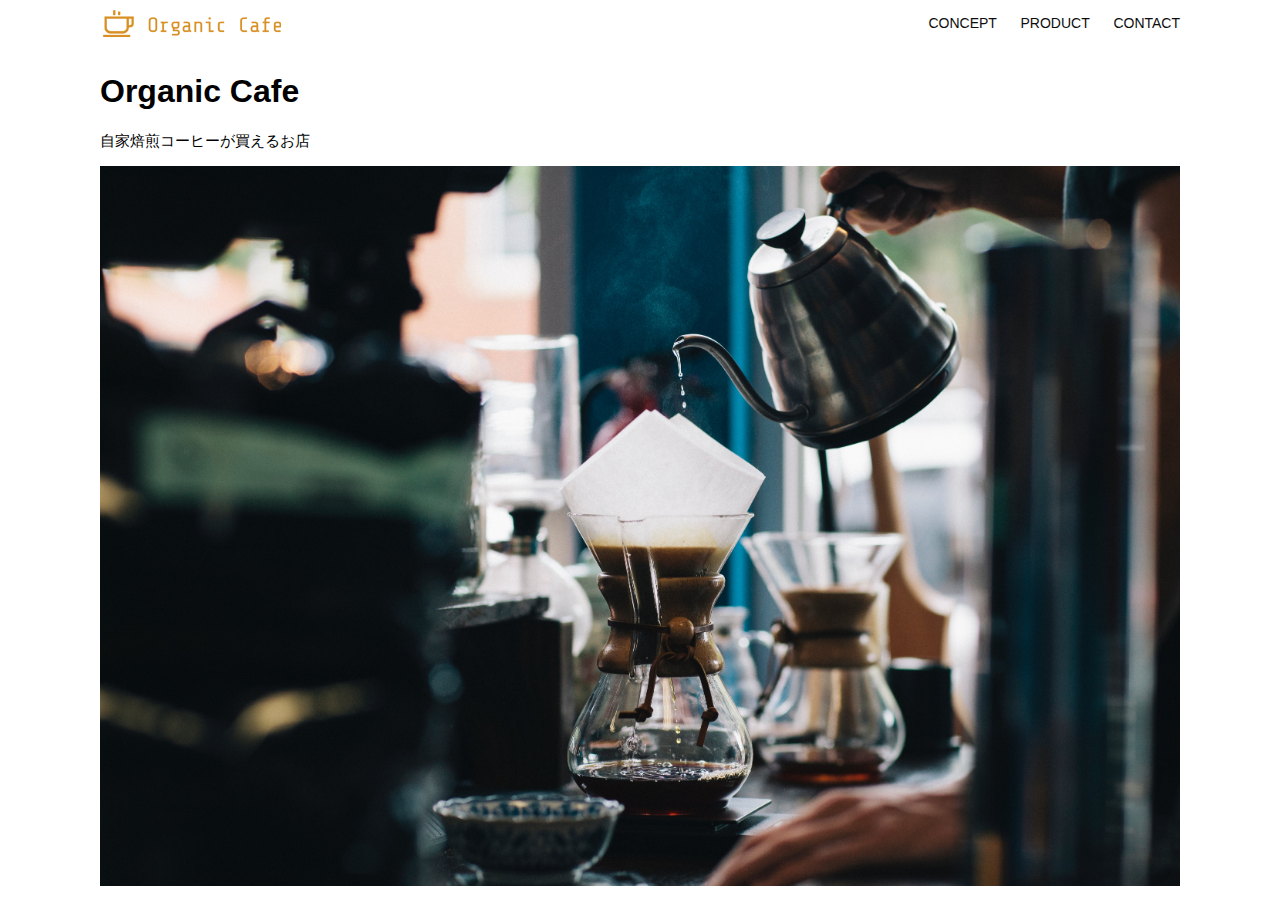
<file: html-css-kadai_013/index.html>
<!DOCTYPE html>
<html>
  <head>
    <title>Organic Cafe</title>
    <meta charset="UTF-8" />
    <meta
      name="description"
      content="自家焙煎のコーヒーがお家で楽しめるOrganic Cafe"
    />
    <meta name="viewport" content="width=device-width, initial-scale=1.0" />
    <link rel="stylesheet" href="style.css" />
  </head>
  <body>
    <!-- ヘッダー -->
    <header>
      <!-- ロゴ -->
      <a href="index.html" id="logo"
        ><img src="images/logo.png" alt="トップページに戻る"
      /></a>

      <!-- PC用ナビゲーション -->
      <nav id="nav-pc">
        <a href="index.html#concept">CONCEPT</a>
        <a href="index.html#product">PRODUCT</a>
        <a href="index.html#contact">CONTACT</a>
      </nav>
       <!-- スマホ用メニューボタン -->
     <img id="menu-sp" src="images/button-menu.png" alt="ナビゲーションを開く" onclick="document.getElementById('nav-sp').style.display = 'block'">
    
      <!-- スマホ用ナビゲーション -->
      <nav id="nav-sp">
        <img id="close" src="images/button-close.png" alt="ナビゲーションを閉じる" onclick="document.getElementById('nav-sp').style.display = 'none'">
        <a id="logo-sp" href="index.html" onclick="document.getElementById('nav-sp').style.display = 'none'">
          <img src="images/logo-sp.png" alt="トップページに戻る"></a>
          <a class="menu" href="index.html#concept" onclick="document.getElementById('nav-sp').style.display = 'none'">CONCEPT</a>
          <a class="menu" href="index.html#product" onclick="document.getElementById('nav-sp').style.display = 'none'">PRODUCT</a>
          <a class="menu" href="index.html#contact" onclick="document.getElementById('nav-sp').style.display = 'none'">CONTACT</a>
      </nav>
    </header>
    <main>
      <article>
        <!-- メインビジュアル -->
        <section id="main-visual">
          <div id="main-message">
            <h1>Organic Cafe</h1>
            <p>自家焙煎コーヒーが買えるお店</p>
          </div>
          <img
            src="images/main-image.jpg"
            alt="コーヒーをハンドドリップで淹れる画像"
          />
        </section>
      </article>
    </main>
  </body>
</html>
</file>
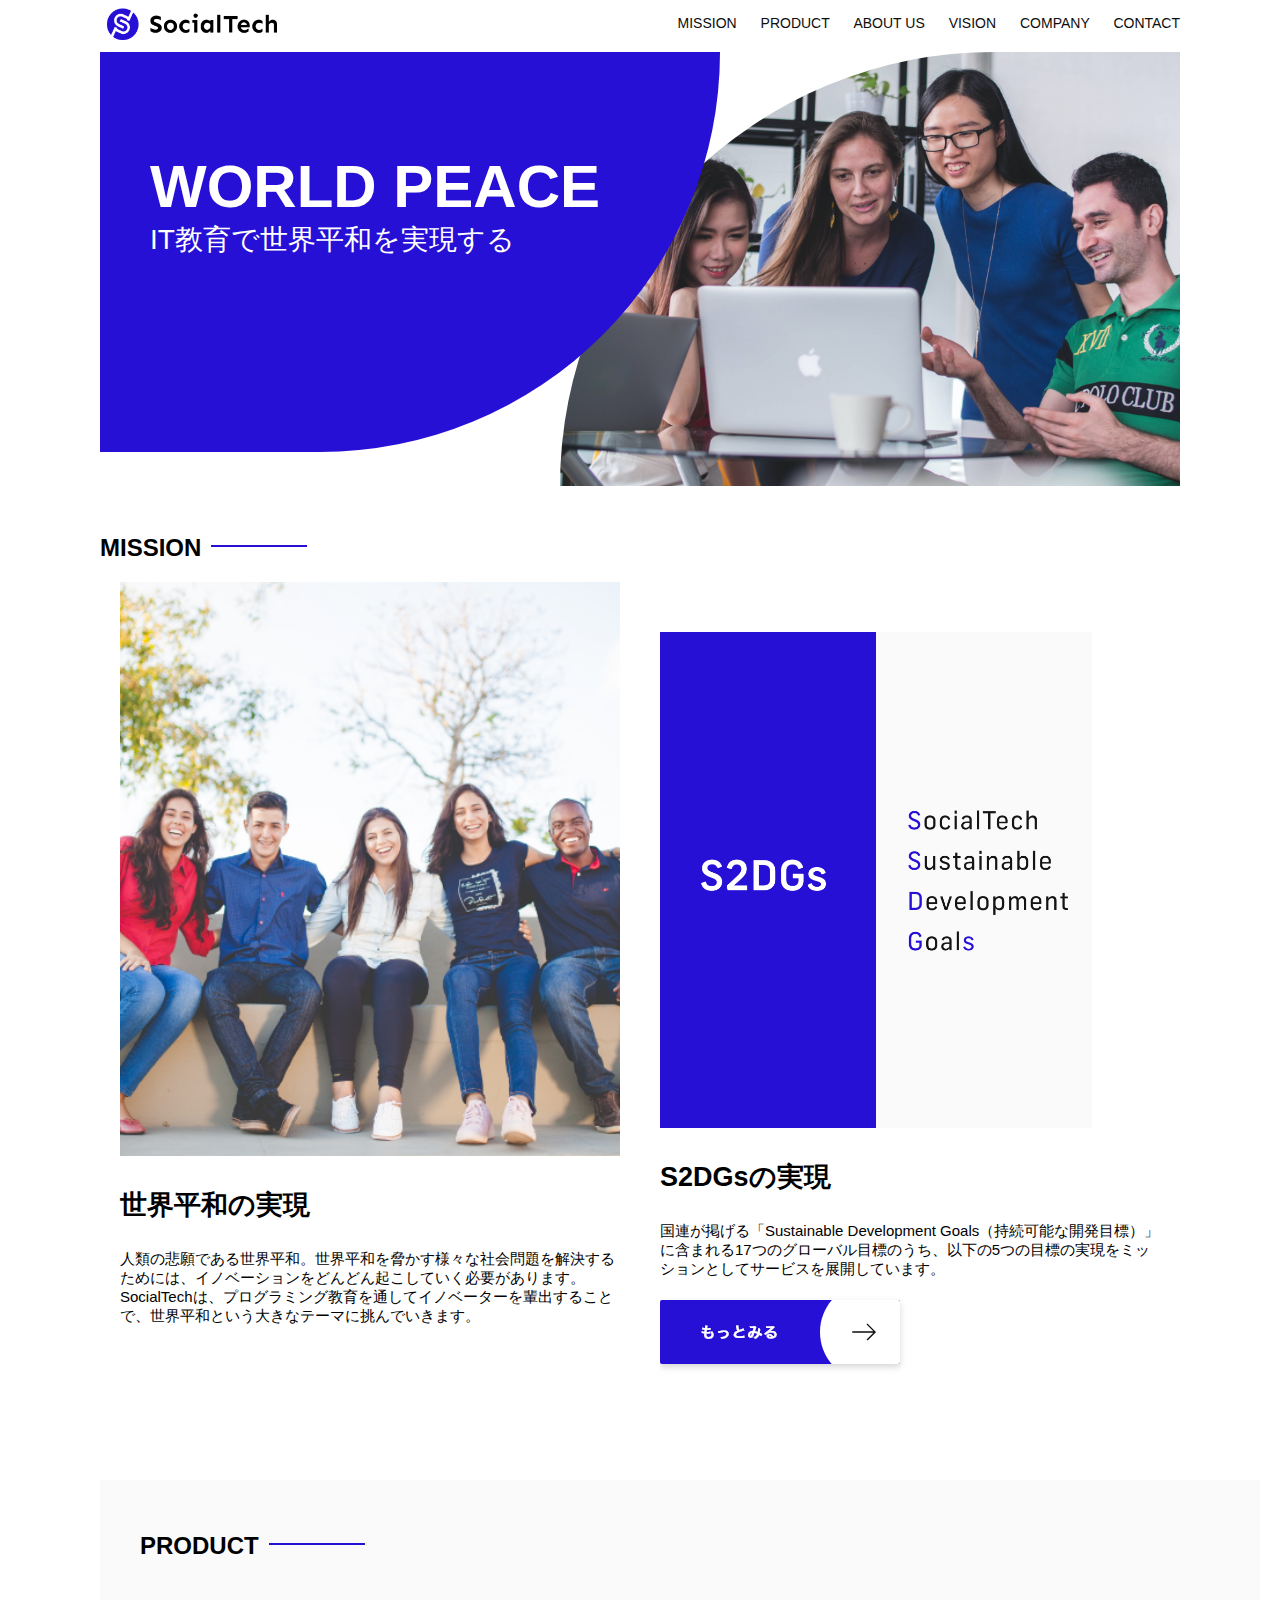
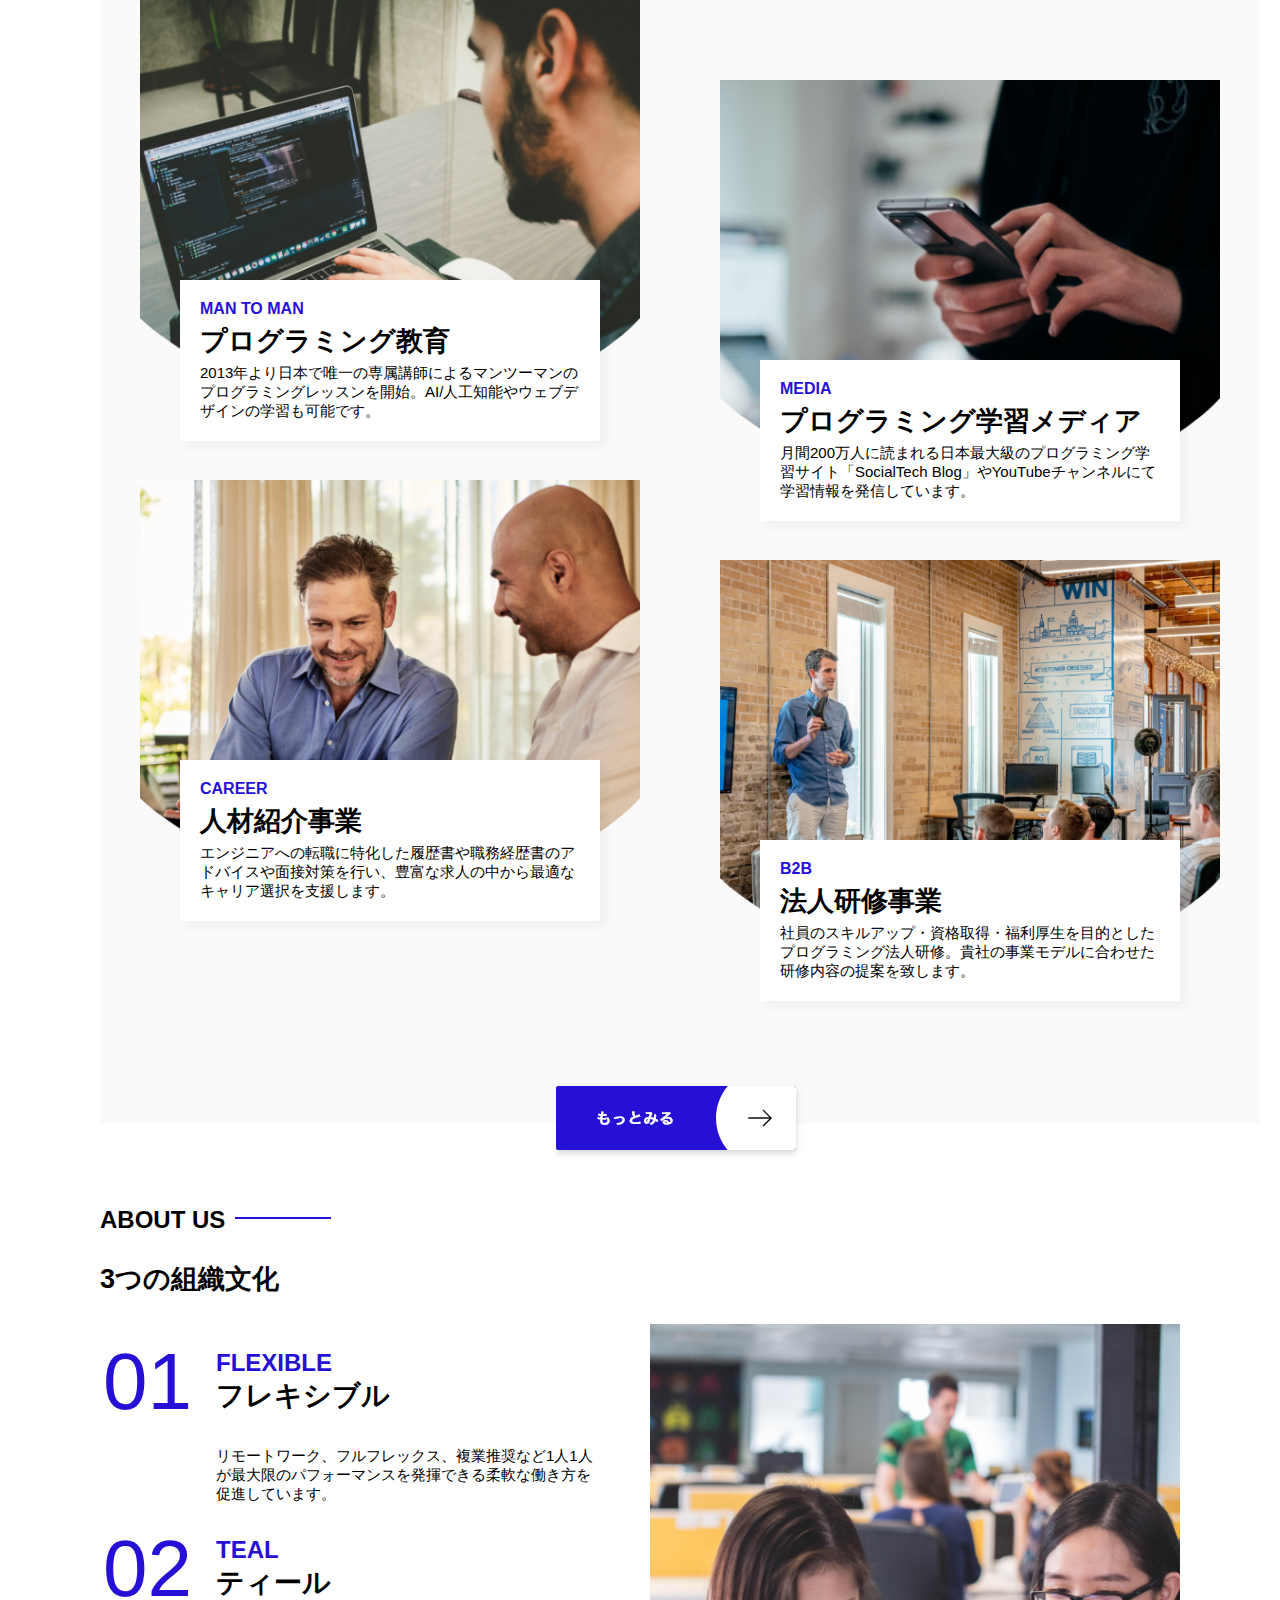
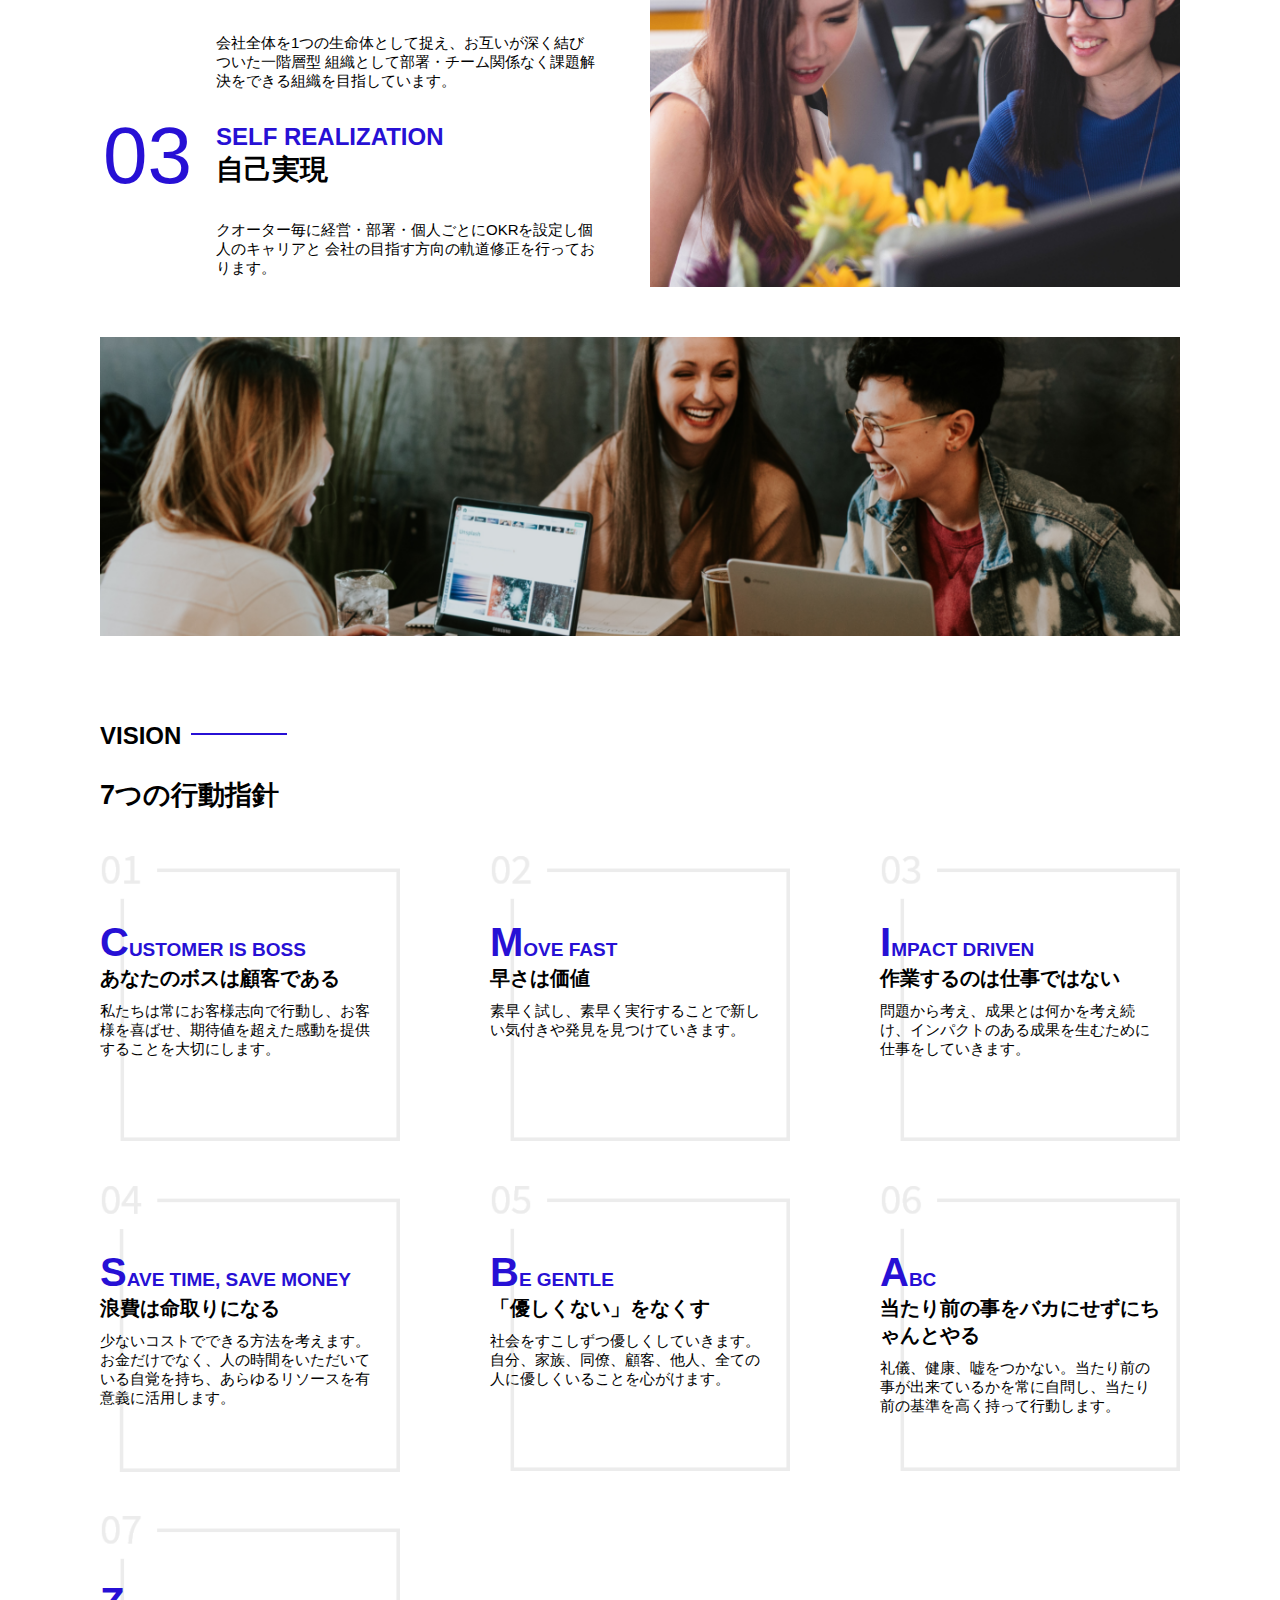
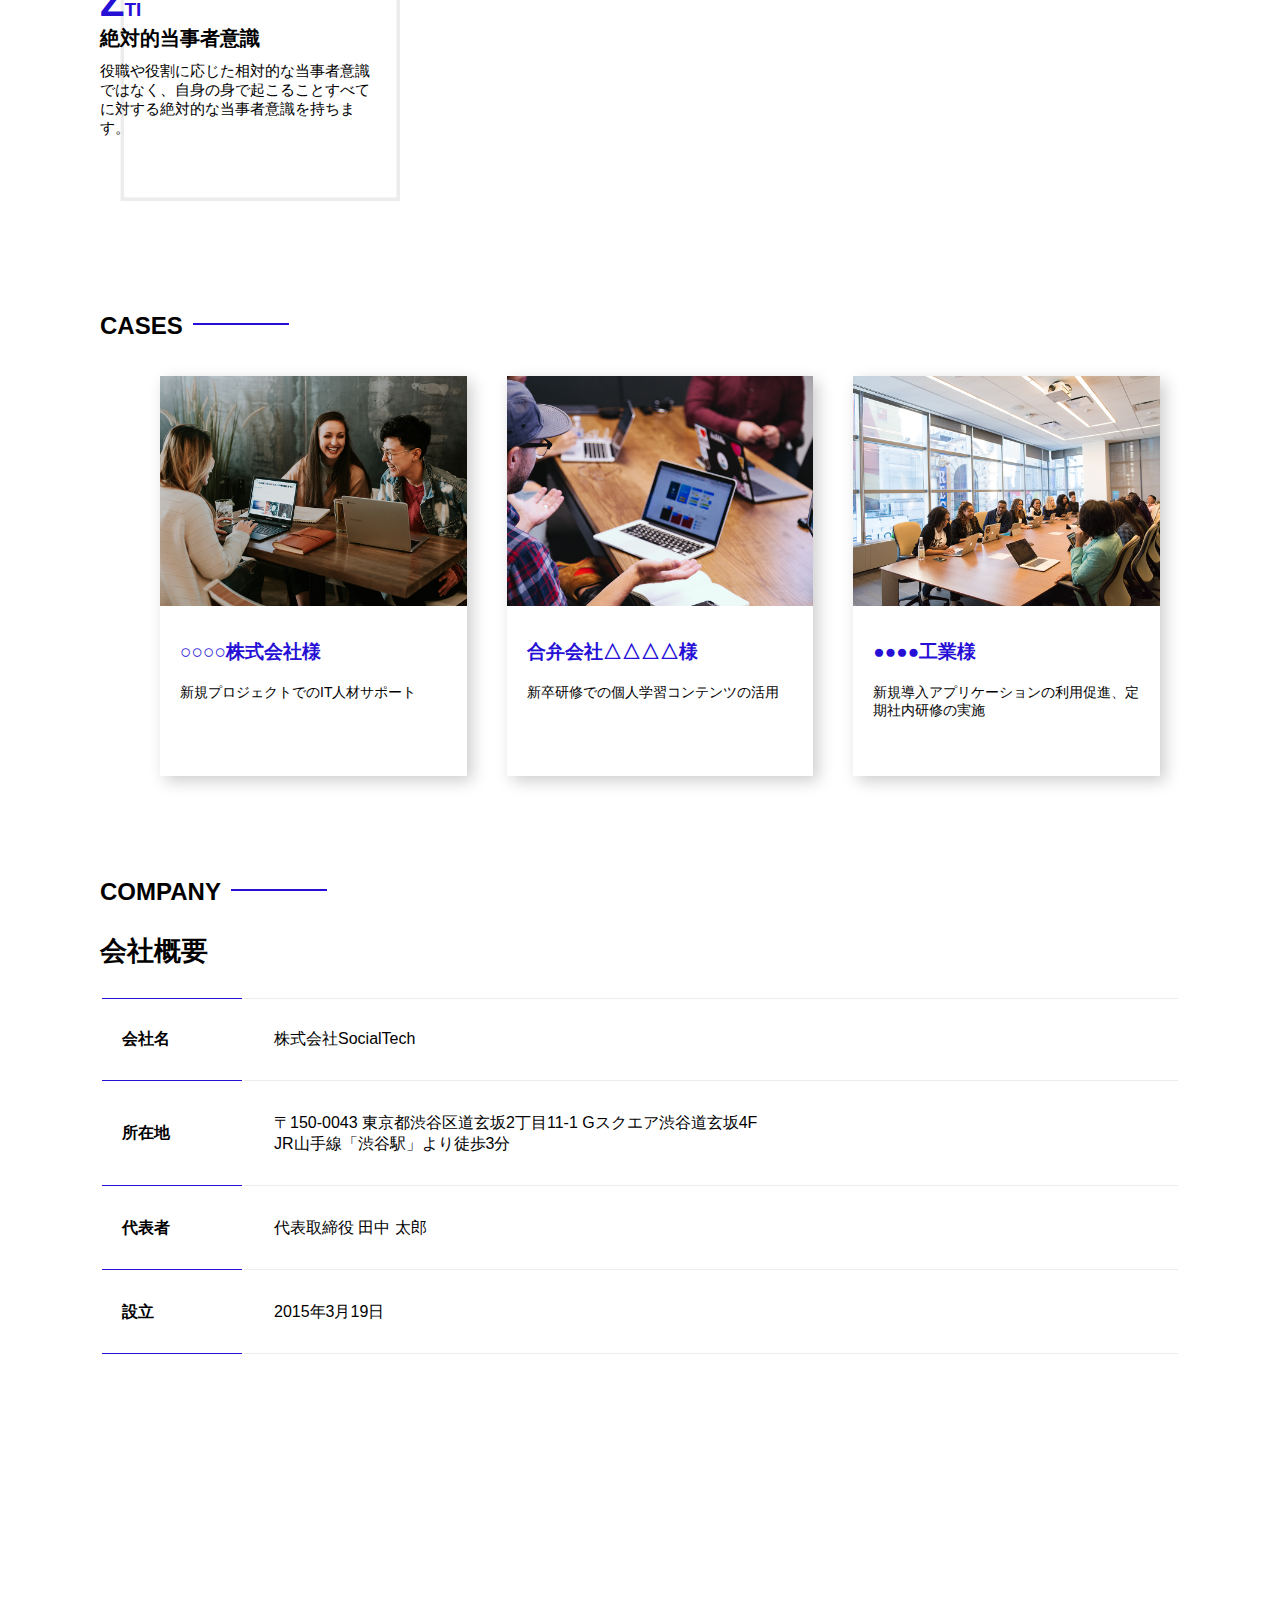
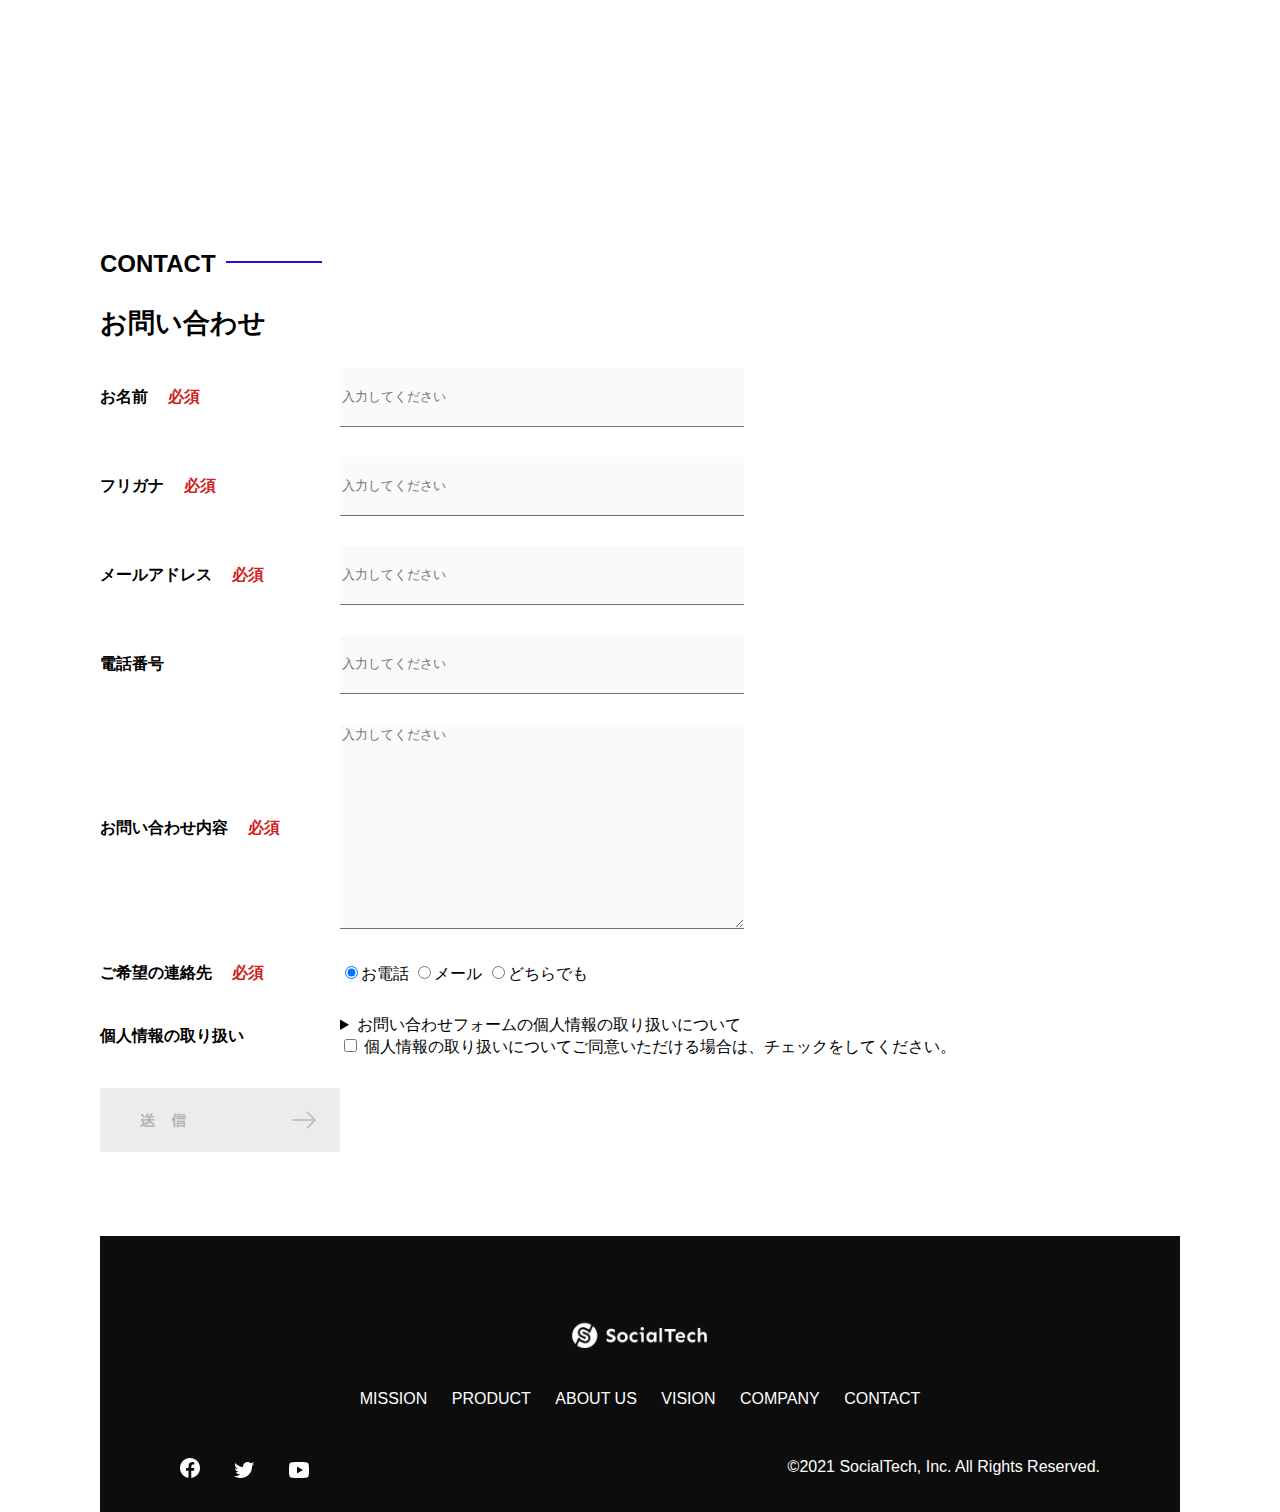
<file: socialtech-kadai_012/index.html>
<!DOCTYPE html>
<html>
  <head>
    <title>SocialTech</title>
    <meta charset="UTF-8" />
    <meta
      name="description"
      content="SocialTechはEdTech業界のリーディングカンパニーを目指します。"
    />
    <meta name="viewport" content="width=device-width, initial-scale=1.0" />
    <link rel="stylesheet" href="style.css" />
  </head>
  <body>
    <!-- ヘッダー -->
    <header>
      <!-- ロゴ -->
      <a href="index.html" id="logo"
        ><img src="images/logo.png" alt="トップページに戻る"
      /></a>

      <!-- PC用ナビゲーション -->
      <nav id="nav-pc">
        <a href="mission.html">MISSION</a>
        <a href="product.html">PRODUCT</a>
        <a href="index.html#aboutus">ABOUT US</a>
        <a href="index.html#vision">VISION</a>
        <a href="index.html#company">COMPANY</a>
        <a href="index.html#contact">CONTACT</a>
      </nav>
    </header>
    <main>
      <article>
        <!-- メインビジュアル -->
        <section id="main-visual">
          <div id="main-message">
            <h1>WORLD PEACE</h1>
            <p>IT教育で世界平和を実現する</p>
          </div>
          <img
            src="images/index/index-main.png"
            alt="PCの周りに集まる多国籍の仲間たち"
          />
        </section>
        <!--ミッション-->
        <section id="mission">
          <h2 class="index-h2">MISSION</h2>
          <div id="mission-flex">
            <div>
              <img
                id="mission-photo"
                src="images/index/index-mission.png"
                alt="屋外のベンチで写真を撮影する多国籍の仲間たち"
              />
              <h3>世界平和の実現</h3>
              <p>
                人類の悲願である世界平和。世界平和を脅かす様々な社会問題を解決するためには、イノベーションをどんどん起こしていく必要があります。SocialTechは、プログラミング教育を通してイノベーターを輩出することで、世界平和という大きなテーマに挑んでいきます。
              </p>
            </div>
            <div>
              <img id="s2dgs" src="images/index/s2dgs.png" alt="S2DGs" />
              <h3>S2DGsの実現</h3>
              <p>
                国連が掲げる「Sustainable Development
                Goals（持続可能な開発目標）」に含まれる17つのグローバル目標のうち、以下の5つの目標の実現をミッションとしてサービスを展開しています。
              </p>
              <a href="mission.html">
                <img src="images/button-more.png" alt="もっとみる" />
              </a>
            </div>
          </div>
        </section>
        <!-- プロダクト -->
        <section id="product">
          <h2 class="index-h2">PRODUCT</h2>
          <div>
            <div id="product-left">
              <div>
                <img
                  class="product-photo"
                  src="images/index/index-mantoman.png"
                  alt="PCでコードを書く男性"
                />
                <div class="product-explain">
                  <span>MAN TO MAN</span>
                  <h3>プログラミング教育</h3>
                  <p>
                    2013年より日本で唯一の専属講師によるマンツーマンのプログラミングレッスンを開始。AI/人工知能やウェブデザインの学習も可能です。
                  </p>
                </div>
              </div>
              <div>
                <img
                  class="product-photo"
                  src="images/index/index-career.png"
                  alt="笑顔で話し合う2人の男性"
                />
                <div class="product-explain">
                  <span>CAREER</span>
                  <h3>人材紹介事業</h3>
                  <p>
                    エンジニアへの転職に特化した履歴書や職務経歴書のアドバイスや面接対策を行い、豊富な求人の中から最適なキャリア選択を支援します。
                  </p>
                </div>
              </div>
            </div>
            <div id="product-right">
              <div>
                <img
                  class="product-photo"
                  src="images/index/index-media.png"
                  alt="スマートフォンを操作する人"
                />
                <div class="product-explain">
                  <span>MEDIA</span>
                  <h3>プログラミング学習メディア</h3>
                  <p>
                    月間200万人に読まれる日本最大級のプログラミング学習サイト「SocialTech
                    Blog」やYouTubeチャンネルにて学習情報を発信しています。
                  </p>
                </div>
              </div>
              <div>
                <img
                  class="product-photo"
                  src="images/index/index-b2b.png"
                  alt="講演中の男性とそれを聴く人々"
                />
                <div class="product-explain">
                  <span>B2B</span>
                  <h3>法人研修事業</h3>
                  <p>
                    社員のスキルアップ・資格取得・福利厚生を目的としたプログラミング法人研修。貴社の事業モデルに合わせた研修内容の提案を致します。
                  </p>
                </div>
              </div>
            </div>
          </div>
          <div>
            <a id="product-more" href="product.html">
              <img src="images/button-more.png" alt="もっとみる" />
            </a>
          </div>
        </section>
        <!---ABOUT US-->
        <section id="aboutus">
          <h2 class="index-h2">ABOUT US</h2>
          <h3>3つの組織文化</h3>
          <div>
            <table class="culture-table">
              <tr>
                <td>
                  <span class="culture-num">01</span>
                </td>
                <td>
                  <span class="culture-en">FLEXIBLE</span>
                  <span class="culture-jp">フレキシブル</span>
                </td>
              </tr>
              <tr>
                <td>
                  <!--空のセル-->
                </td>
                <td>
                  <p class="culture-description">
                    リモートワーク、フルフレックス、複業推奨など1人1人が最大限のパフォーマンスを発揮できる柔軟な働き方を促進しています。
                  </p>
                </td>
              </tr>
              <tr>
                <td>
                  <span class="culture-num">02</span>
                </td>
                <td>
                  <span class="culture-en">TEAL</span>
                  <span class="culture-jp">ティール</span>
                </td>
              </tr>
              <tr>
                <td>
                  <!--空のセル-->
                </td>
                <td>
                  <p class="culture-description">
                    会社全体を1つの生命体として捉え、お互いが深く結びついた一階層型
                    組織として部署・チーム関係なく課題解決をできる組織を目指しています。
                  </p>
                </td>
              </tr>
              <tr>
                <td>
                  <span class="culture-num">03</span>
                </td>
                <td>
                  <span class="culture-en">SELF REALIZATION</span>
                  <span class="culture-jp">自己実現</span>
                </td>
              </tr>
              <tr>
                <td>
                  <!--空のセル-->
                </td>
                <td>
                  <p class="culture-description">
                    クオーター毎に経営・部署・個人ごとにOKRを設定し個人のキャリアと
                    会社の目指す方向の軌道修正を行っております。
                  </p>
                </td>
              </tr>
            </table>
            <img
              class="culture-img"
              src="images/index/index-aboutus1.png"
              alt="笑顔で話し合う2人の女性"
            />
          </div>
          <img
            class="culture-img2"
            src="images/index/index-aboutus2.png"
            alt="笑顔で話し合う3人の男女"
          />
        </section>
        <!-- VISION -->
        <section id="vision">
          <h2 class="index-h2">VISION</h2>
          <h3>7つの行動指針</h3>
          <div>
            <div class="vision-box">
              <img src="images/index/vision-01.png" alt="01" />
              <span>
                <h4>CUSTOMER IS BOSS</h4>
                <h5>あなたのボスは顧客である</h5>
                <p>
                  私たちは常にお客様志向で行動し、お客様を喜ばせ、期待値を超えた感動を提供することを大切にします。
                </p>
              </span>
            </div>
            <div class="vision-box">
              <img src="images/index/vision-02.png" alt="02" />
              <span>
                <h4>MOVE FAST</h4>
                <h5>早さは価値</h5>
                <p>
                  素早く試し、素早く実行することで新しい気付きや発見を見つけていきます。
                </p>
              </span>
            </div>
            <div class="vision-box">
              <img src="images/index/vision-03.png" alt="03" />
              <span>
                <h4>IMPACT DRIVEN</h4>
                <h5>作業するのは仕事ではない</h5>
                <p>
                  問題から考え、成果とは何かを考え続け、インパクトのある成果を生むために仕事をしていきます。
                </p>
              </span>
            </div>
            <div class="vision-box">
              <img src="images/index/vision-04.png" alt="04" />
              <span>
                <h4>SAVE TIME, SAVE MONEY</h4>
                <h5>浪費は命取りになる</h5>
                <p>
                  少ないコストでできる方法を考えます。お金だけでなく、人の時間をいただいている自覚を持ち、あらゆるリソースを有意義に活用します。
                </p>
              </span>
            </div>
            <div class="vision-box">
              <img src="images/index/vision-05.png" alt="05" />
              <span>
                <h4>BE GENTLE</h4>
                <h5>「優しくない」をなくす</h5>
                <p>
                  社会をすこしずつ優しくしていきます。自分、家族、同僚、顧客、他人、全ての人に優しくいることを心がけます。
                </p>
              </span>
            </div>
            <div class="vision-box">
              <img src="images/index/vision-06.png" alt="06" />
              <span>
                <h4>ABC</h4>
                <h5>当たり前の事をバカにせずにちゃんとやる</h5>
                <p>
                  礼儀、健康、嘘をつかない。当たり前の事が出来ているかを常に自問し、当たり前の基準を高く持って行動します。
                </p>
              </span>
            </div>
            <div class="vision-box">
              <img src="images/index/vision-07.png" alt="07" />
              <span>
                <h4>ZTI</h4>
                <h5>絶対的当事者意識</h5>
                <p>
                  役職や役割に応じた相対的な当事者意識ではなく、自身の身で起こることすべてに対する絶対的な当事者意識を持ちます。
                </p>
              </span>
            </div>
          </div>
        </section>
        <!-- CASES -->
        <section id="cases">
          <h2 class="index-h2">CASES</h2>
          <ul>
            <li class="case-card">
              <img
                class="case-img"
                src="images/index/case-1.png"
                alt="仲良く語り合う3人"
              >
              <div class="case-info">
                <h3 class="case-name">○○○○株式会社様</h3>
                <p class="case-content">新規プロジェクトでのIT人材サポート</p>
              </div>
            </li>
            <li class="case-card">
              <img
                class="case-img"
                src="images/index/case-2.png"
                alt="PCでコンテンツを見る"
              >
              <div class="case-info">
                <h3 class="case-name">合弁会社△△△△様</h3>
                <p class="case-content">新卒研修での個人学習コンテンツの活用</p>
              </div>
            </li>
            <li class="case-card">
              <img
                class="case-img"
                src="images/index/case-3.png"
                alt="社内研修中の会議室"
              >
              <div class="case-info">
                <h3 class="case-name">●●●●工業様</h3>
                <p class="case-content">
                  新規導入アプリケーションの利用促進、定期社内研修の実施
                </p>
              </div>
            </li>
          </ul>
        </section>

        <!-- COMPANY -->
        <section id="company">
          <h2 class="index-h2">COMPANY</h2>
          <h3>会社概要</h3>
          <table id="company-table">
            <tr>
              <th class="tableheader-first">会社名</th>
              <td class="cell-first">株式会社SocialTech</td>
            </tr>
            <tr>
              <th class="tableheader">所在地</th>
              <td class="cell">
                〒150-0043 東京都渋谷区道玄坂2丁目11-1 Gスクエア渋谷道玄坂4F<br />JR山手線「渋谷駅」より徒歩3分
              </td>
            </tr>
            <tr>
              <th class="tableheader">代表者</th>
              <td class="cell">代表取締役 田中 太郎</td>
            </tr>
            <tr>
              <th class="tableheader">設立</th>
              <td class="cell">2015年3月19日</td>
            </tr>
          </table>
          <iframe
            src="https://www.google.com/maps/embed?pb=!1m18!1m12!1m3!1d3241.7759544892483!2d139.69399665123464!3d35.65789123876098!2m3!1f0!2f0!3f0!3m2!1i1024!2i768!4f13.1!3m3!1m2!1s0x60188caa0042e8d1%3A0xba130bea826a7aa2!2z44CSMTUwLTAwNDMg5p2x5Lqs6YO95riL6LC35Yy66YGT546E5Z2C77yS5LiB55uu77yR77yR4oiS77yR!5e0!3m2!1sja!2sjp!4v1636872991912!5m2!1sja!2sjp"
            style="border: 0"
            allowfullscreen=""
            loading="lazy"
          >
          </iframe>
        </section>
        <!-- お問い合わせフォーム -->
        <section id="contact">
          <h2 class="index-h2">CONTACT</h2>
          <h3>お問い合わせ</h3>
          <form>
            <div>
              <div class="contact-heading">
                <label class="contact-label"
                  >お名前<span class="contact-span">必須</span></label
                >
              </div>
              <div class="contact-form">
                <input
                  type="text"
                  name="name"
                  placeholder="入力してください"
                  class="contact-textbox"
                />
              </div>
            </div>
            <div>
              <div class="contact-heading">
                <label class="contact-label"
                  >フリガナ<span class="contact-span">必須</span></label
                >
              </div>
              <div>
                <input
                  type="text"
                  name="hurigana"
                  placeholder="入力してください"
                  class="contact-textbox"
                />
              </div>
            </div>
            <div>
              <div class="contact-heading">
                <label class="contact-label"
                  >メールアドレス<span class="contact-span">必須</span></label
                >
              </div>
              <div>
                <input
                  type="text"
                  name="email"
                  placeholder="入力してください"
                  class="contact-textbox"
                />
              </div>
            </div>
            <div>
              <div class="contact-heading">
                <label class="contact-label">電話番号</label>
              </div>
              <div>
                <input
                  type="text"
                  name="tel"
                  placeholder="入力してください"
                  class="contact-textbox"
                />
              </div>
            </div>
            <div>
              <div class="contact-heading">
                <label class="contact-label"
                  >お問い合わせ内容<span class="contact-span">必須</span></label
                >
              </div>
              <div>
                <textarea
                  class="contact-textarea"
                  placeholder="入力してください"
                  name="message"
                ></textarea>
              </div>
            </div>
            <div>
              <div class="contact-heading">
                <label class="contact-label"
                  >ご希望の連絡先<span class="contact-span">必須</span></label
                >
              </div>
              <div>
                <input
                  class="radiobutton"
                  type="radio"
                  value="tel"
                  name="contact"
                  checked
                /><label>お電話</label>
                <input
                  class="radiobutton"
                  type="radio"
                  value="mail"
                  name="contact"
                /><label>メール</label>
                <input
                  class="radiobutton"
                  type="radio"
                  value="both"
                  name="contact"
                /><label>どちらでも</label>
              </div>
            </div>
            <div>
              <div class="contact-heading">
                <label class="contact-label">個人情報の取り扱い</label>
              </div>
              <div>
                <details>
                  <summary>
                    お問い合わせフォームの個人情報の取り扱いについて
                  </summary>
                  <div>
                    <span>１．組織の名称又は氏名</span><br />
                    株式会社SocialTech<br /><br />
                    <span
                      >２．個人情報保護管理者（若しくはその代理人）の氏名又は職名、所属及び連絡先
                      鈴木 一郎 コーポレート部</span
                    ><br />
                    メールアドレス：support@socialtech.net<br />
                    TEL：03-xxxx-xxxx<br />
                    <span>３．個人情報の利用目的</span><br />
                    ・本サービス及び本サービスに関連する情報の提供又はそれらに関する連絡のため<br />
                    ・ユーザーの本人確認のため<br />
                    ・当社サービスのご案内のため<br />
                    ・当社の商品等の広告または宣伝（電子メールによるものを含むものとします。）<br /><br />
                    <span>４．個人情報の取り扱い業務の委託</span><br />
                    個人情報の取扱業務の全部または一部を外部に業務委託する場合があります。<br />
                    その際、弊社は、個人情報を適切に保護できる管理体制を敷き実行していることを条件として<br />
                    委託先を厳選したうえで、機密保持契約を委託先と締結し、お客様の個人情報を厳密に管理させます。<br /><br />
                    <span>５．個人情報の開示等の請求</span><br />
                    お客様は、弊社に対してご自身の個人情報の開示等（利用目的の通知、開示、内容の訂正・追加・削除、利用の停止または消去、第三者への提供の停止）に関して、当社問合わせ窓口に申し出ることができます。<br />
                    その際、弊社はお客様ご本人を確認させていただいたうえで、合理的な期間内に対応いたします。<br /><br />
                    なお、個人情報に関する弊社問合わせ先は、次の通りです。<br /><br />
                    株式会社SocialTech　個人情報問合せ窓口<br />
                    〒150-0043　東京都渋谷区道玄坂2丁目11-1 Ｇスクエア渋谷道玄坂
                    4F<br />
                    メールアドレス：support@socialtech.net　TEL：03-xxxx-xxxx<br /><br />
                    <span>６．個人情報を提供されることの任意性について</span
                    ><br /><br />
                    お客様がご自身の個人情報を弊社に提供されるか否かは、お客様のご判断によりますが、もしご提供されない場合には、適切なサービスが提供できない場合がありますので予めご了承ください。
                  </div>
                </details>
                <input type="checkbox" name="agree" />
                <span
                  >個人情報の取り扱いについてご同意いただける場合は、チェックをしてください。</span
                >
              </div>
            </div>
            <input
              type="image"
              value="Submit"
              src="images/button-submit.png"
              alt="送信する"
            />
          </form>
        </section>
      </article>
      <footer>
        <div id="footer-logo">
          <img src="images/logo-sp.png" alt="SocialTech" />
        </div>
        <div id="footer-link">
          <a href="mission.html">MISSION</a>
          <a href="product.html">PRODUCT</a>
          <a href="index.html#aboutus">ABOUT US</a>
          <a href="index.html#vision">VISION</a>
          <a href="index.html#company">COMPANY</a>
          <a href="index.html#contact">CONTACT</a>
        </div>
        <div id="sns-footer">
          <a href="https://www.facebook.com/sejuku2013"
            ><img src="images/button-facebook.png" alt="Facebookのリンク"
          /></a>
          <a href="https://twitter.com/samuraijuku"
            ><img src="images/button-twitter.png" alt="Twitterのリンク"
          /></a>
          <a href="https://www.youtube.com/channel/UCCFOQO5aDK0xXam4cUQXT8g"
            ><img src="images/button-youtube.png" alt="YouTubeのリンク"
          /></a>
          <span id="copyright"
            >&copy;2021 SocialTech, Inc. All Rights Reserved.
          </span>
        </div>
      </footer>
    </main>
  </body>
</html>
</file>
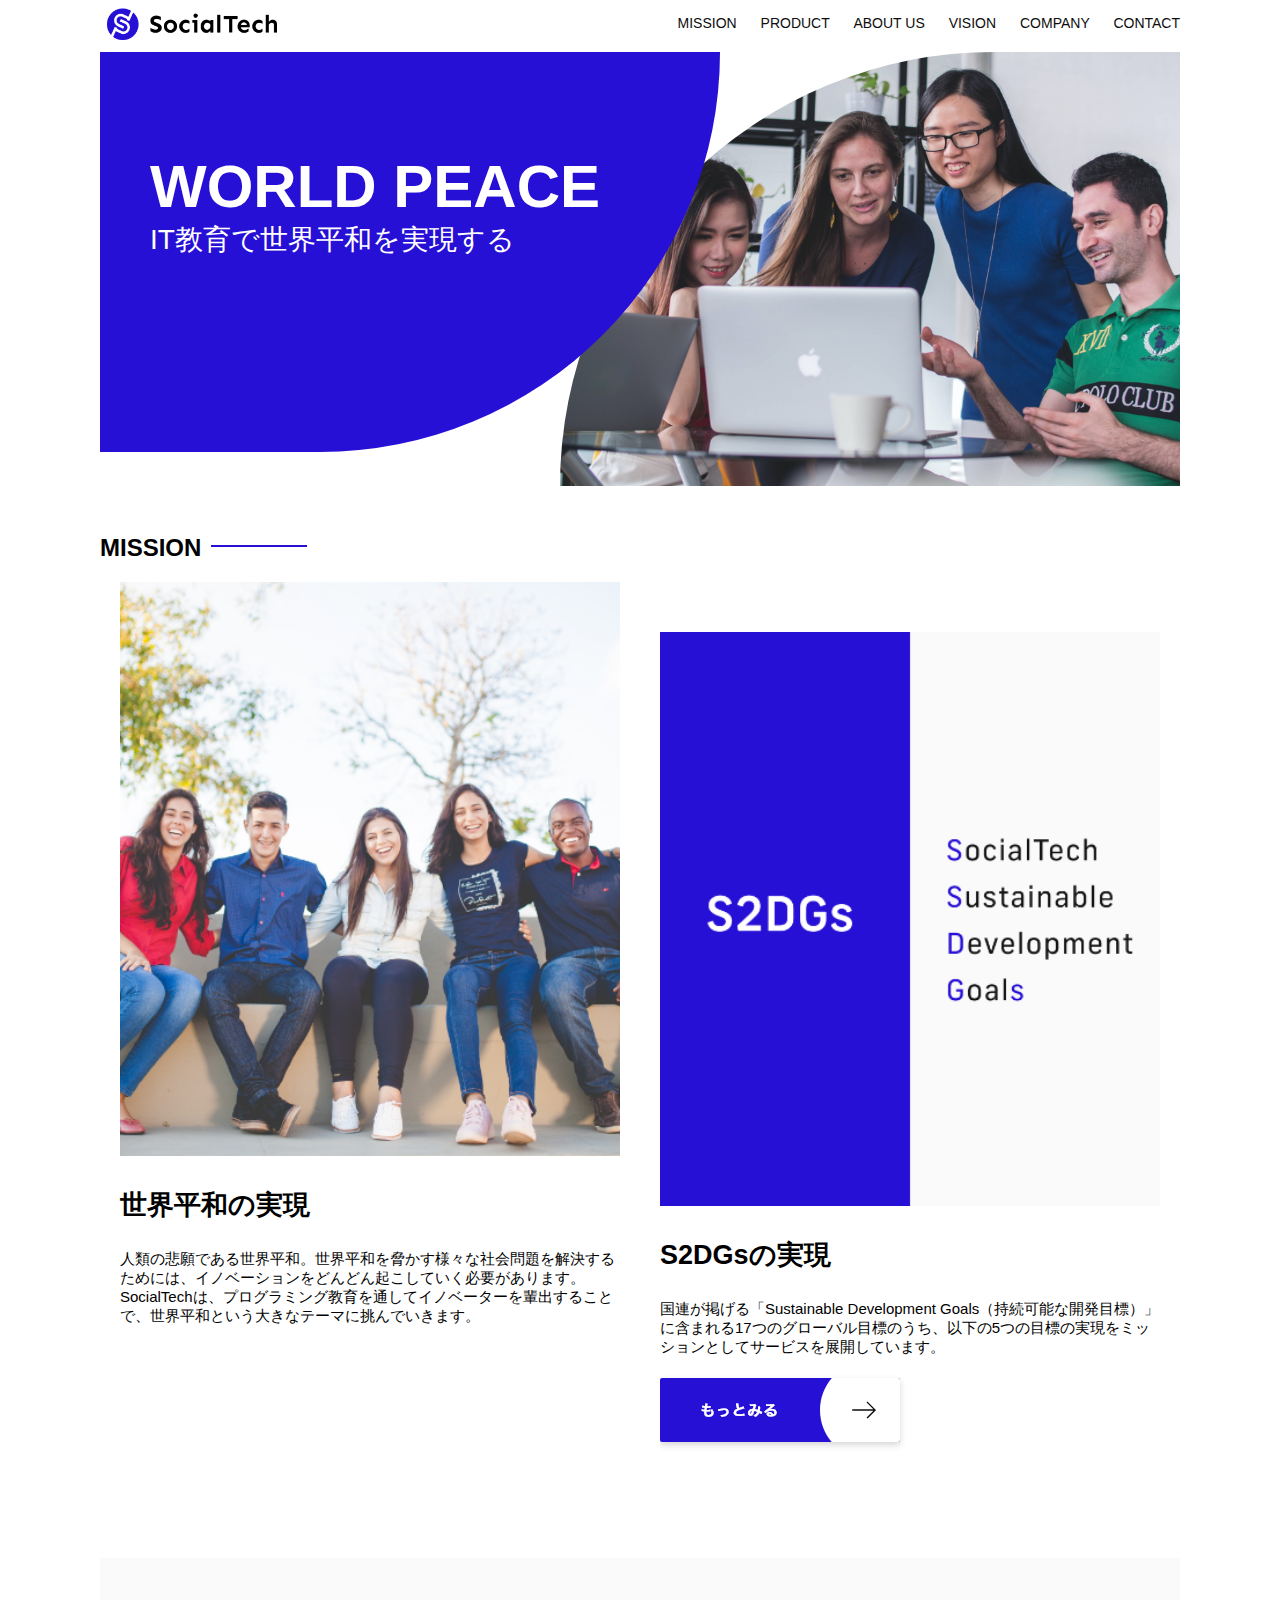
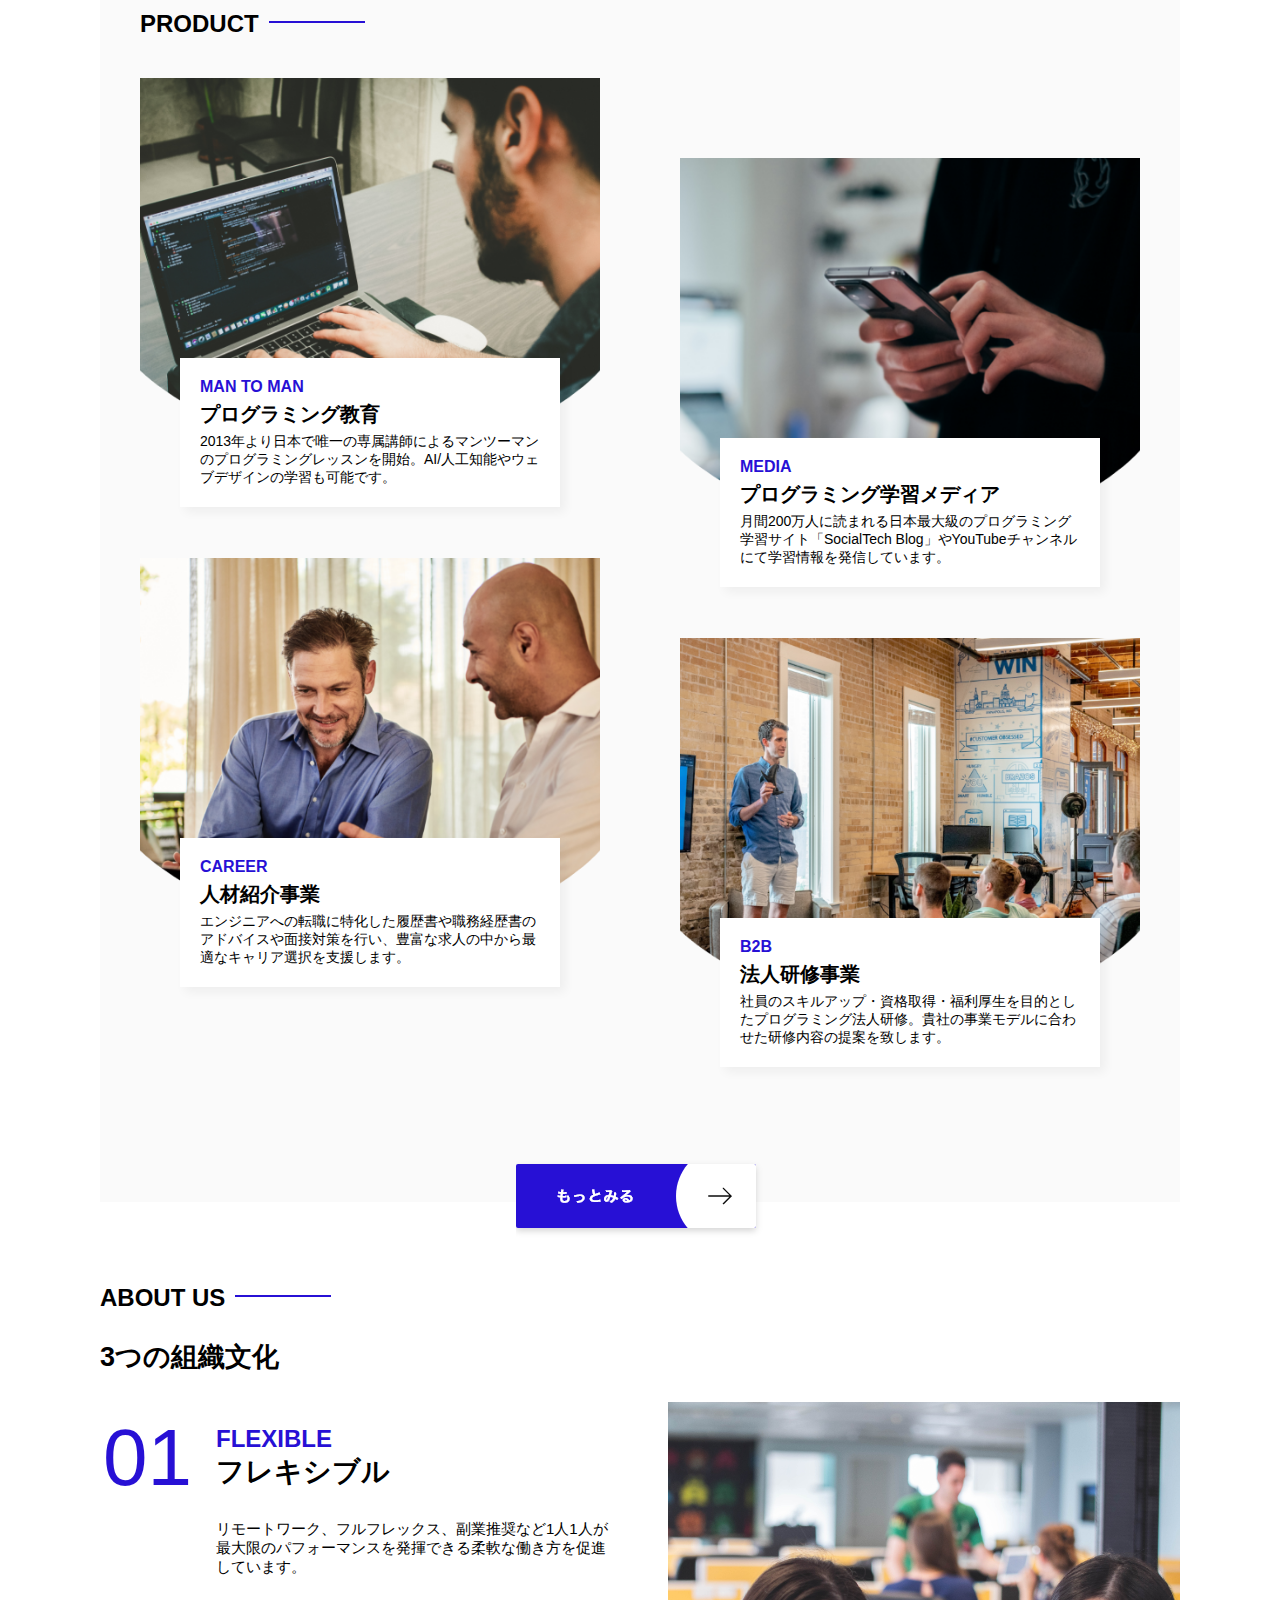
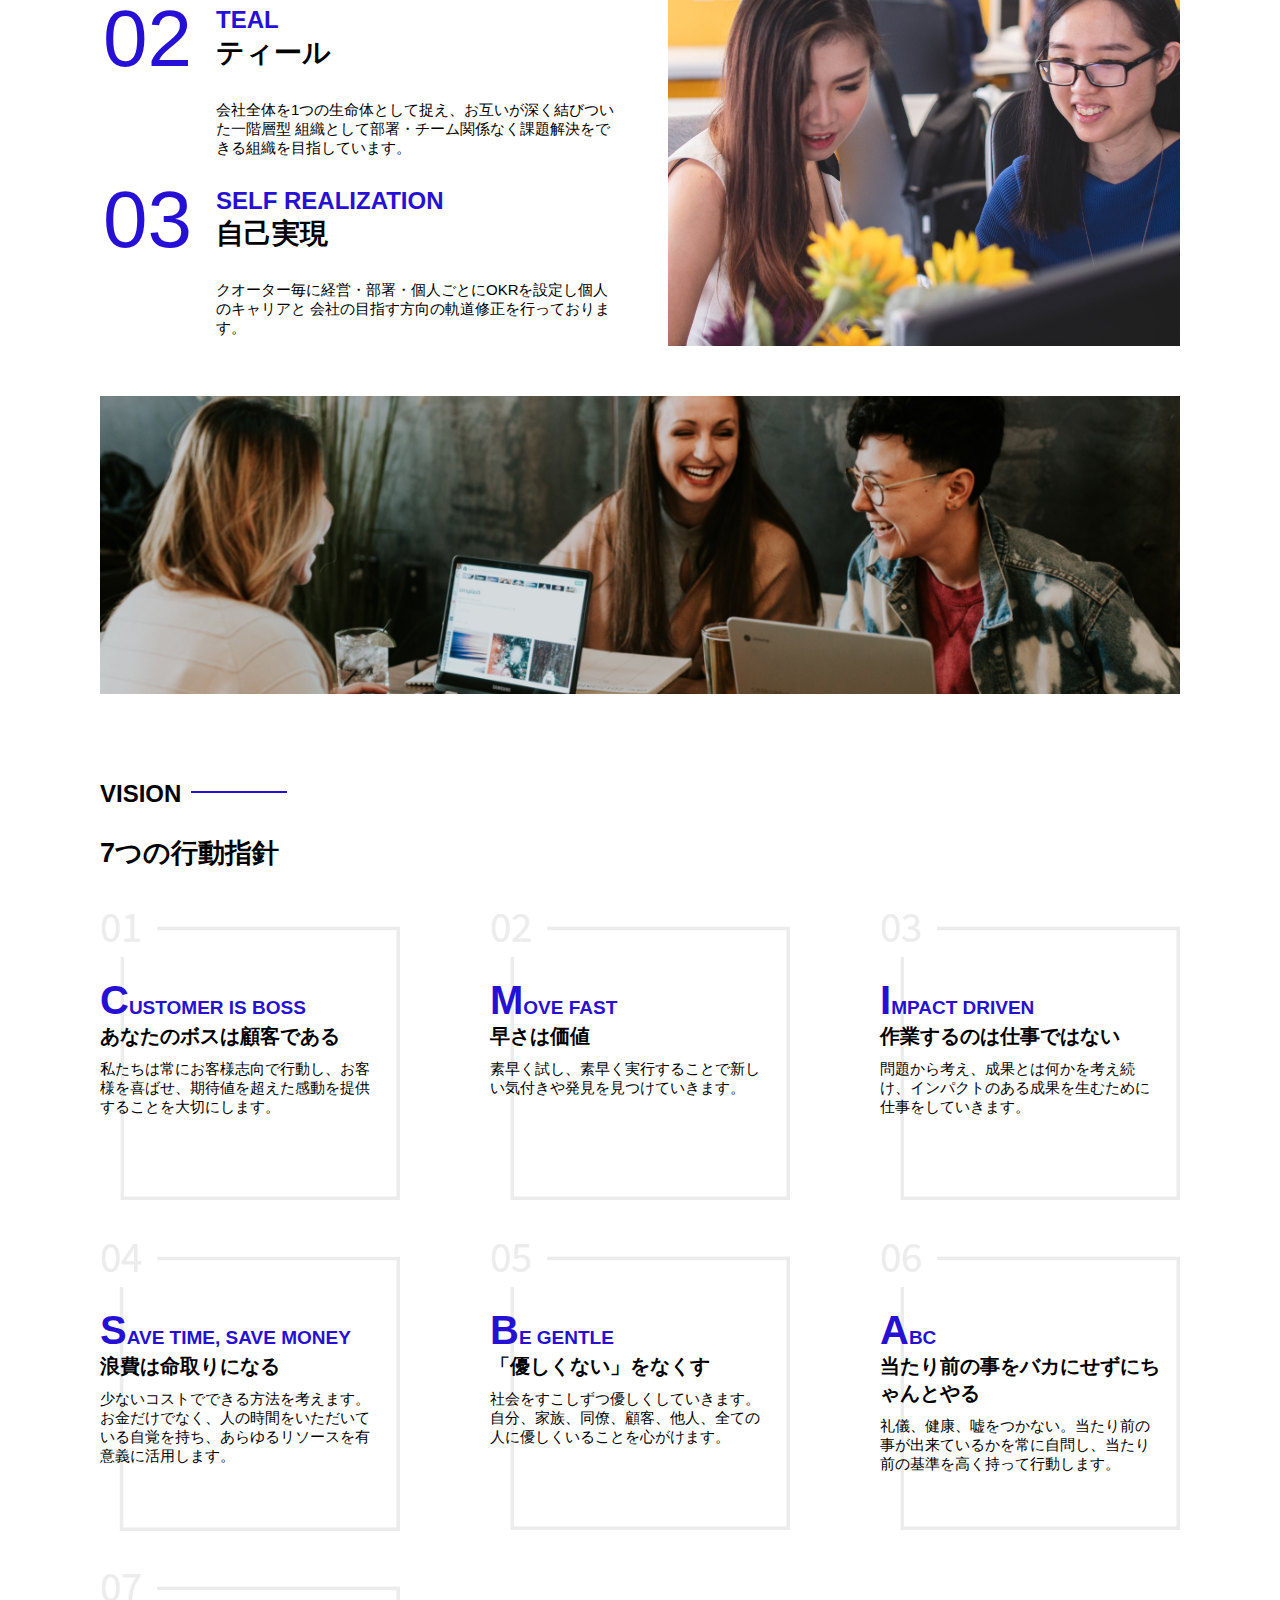
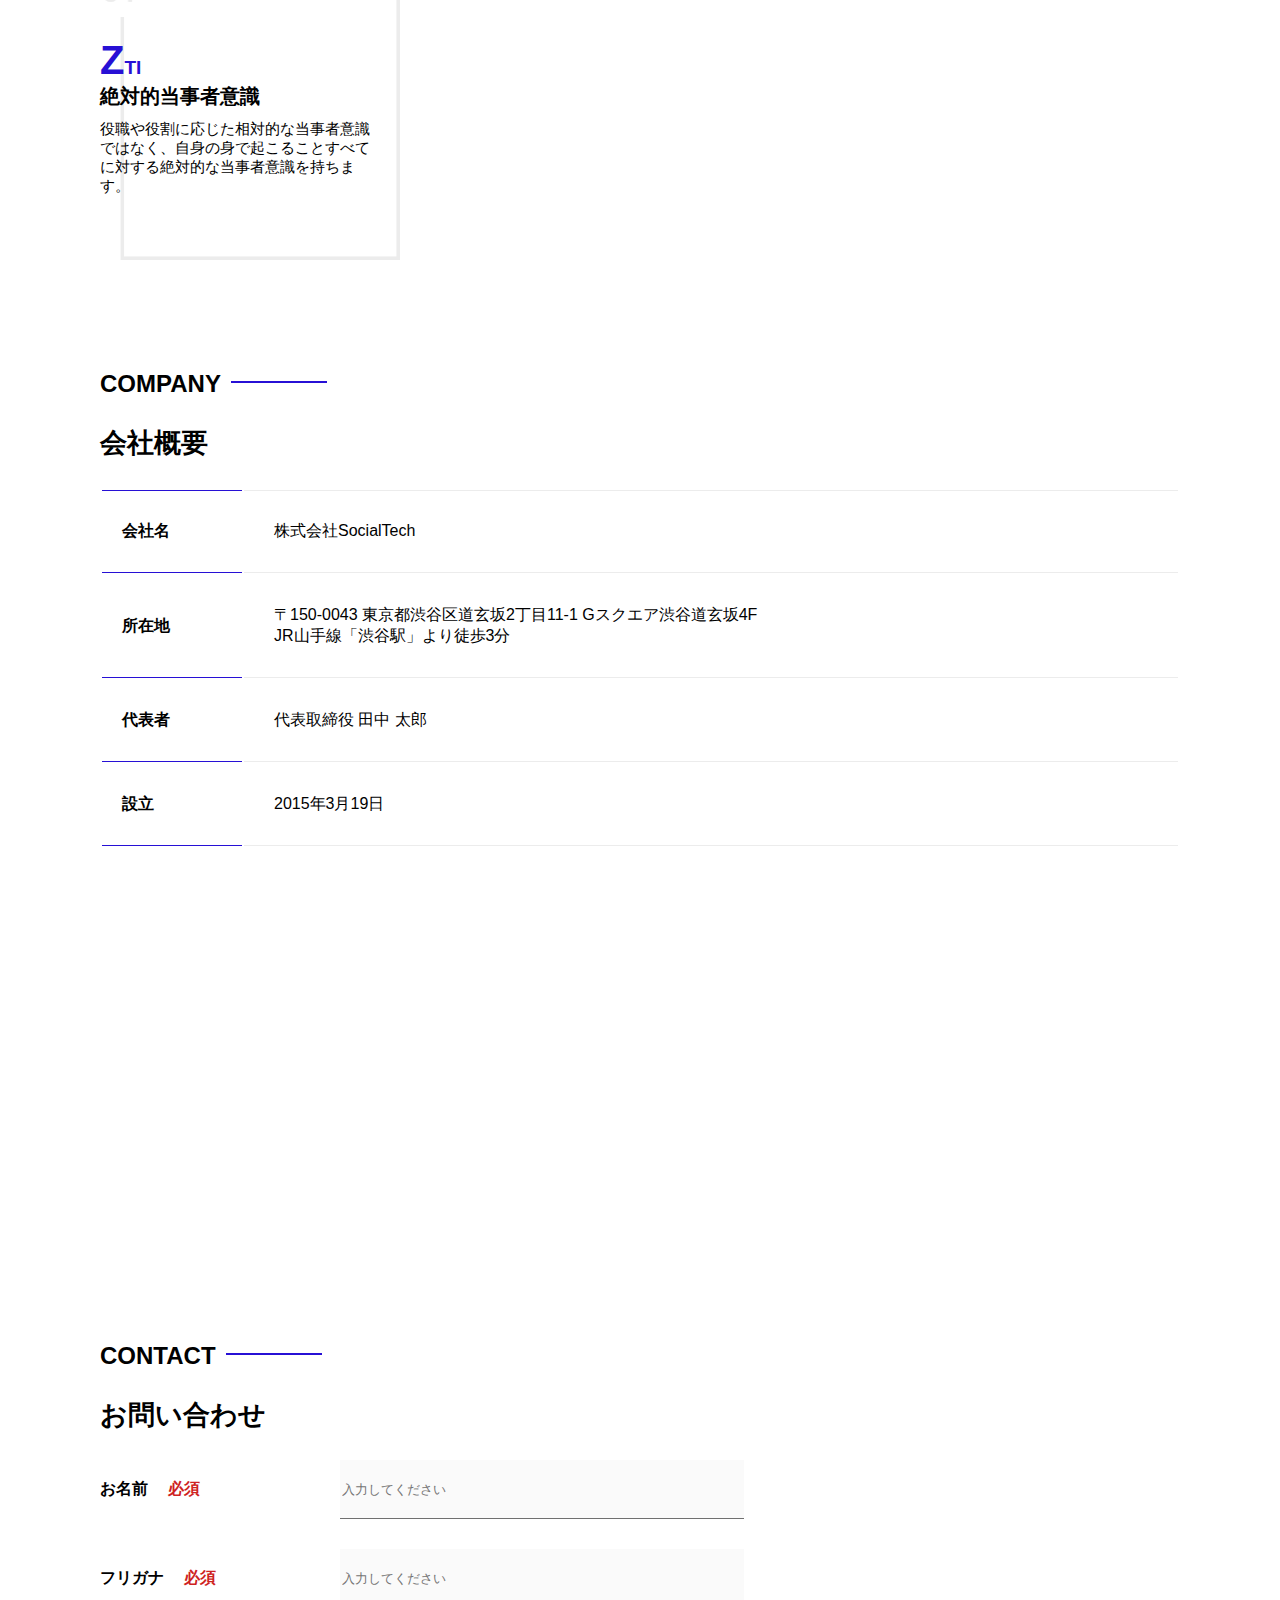
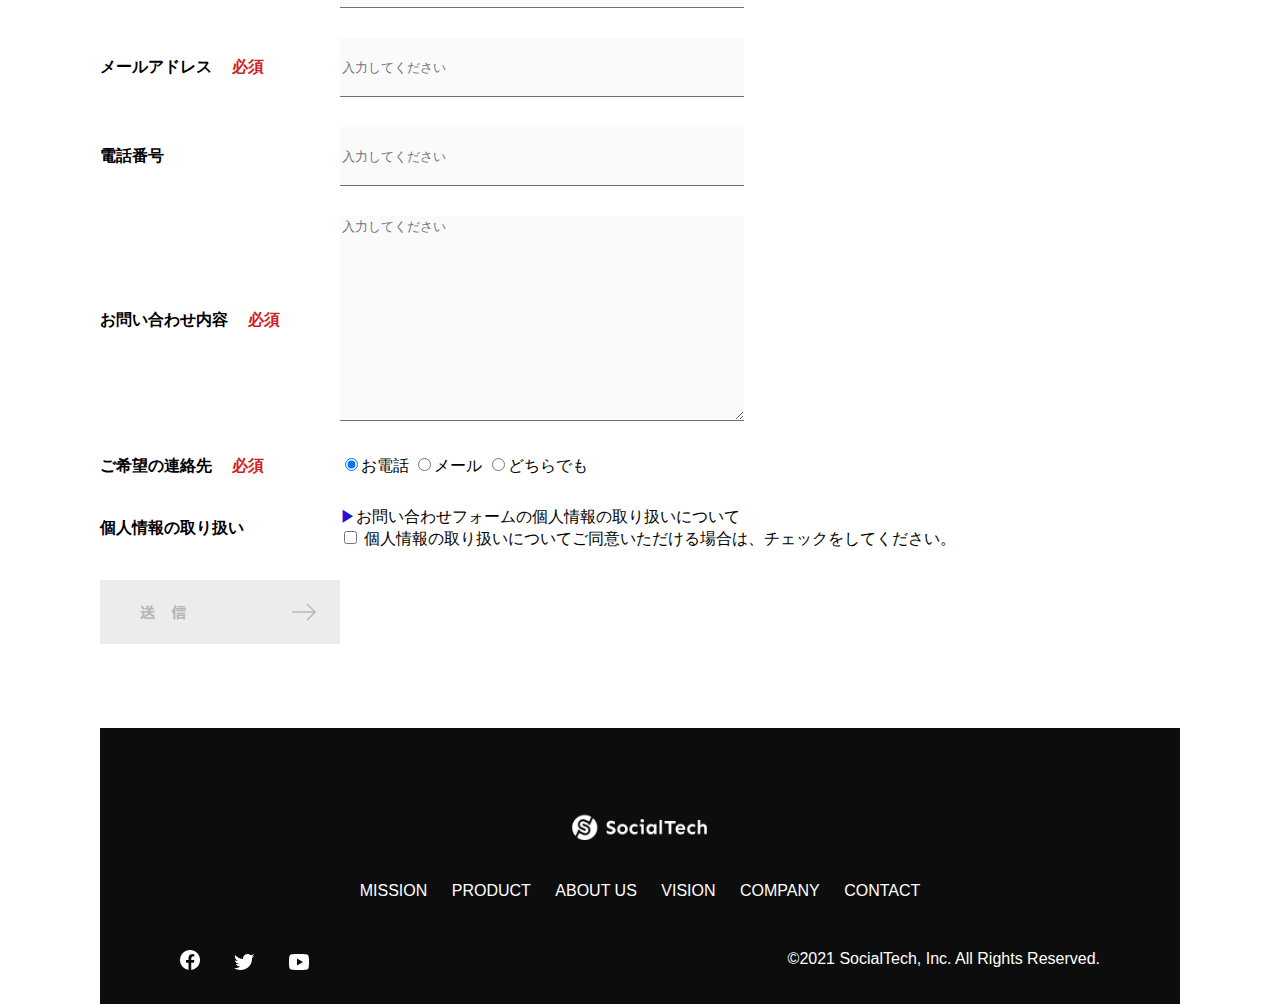
<file: kadai_tutorial_output/socialtech/index.html>
<!DOCTYPE html>
  <html>
  <head>
    <title>SocialTech</title>
    <meta charset="UTF-8">
    <meta name="description" content="SocialTechはEdTech業界のリーディングカンパニーを目指します。">
    <meta name="viewport" content="width=device-width, initial-scale=1.0">
    <link rel="stylesheet" href="style.css">
  </head>
  <body>  
       <!-- ヘッダー -->
   <header>
    <!-- ロゴ -->
    <a href="index.html" id="logo"><img src="images/logo.png" alt="トップページに戻る"></a>
     <!-- PC用ナビゲーション -->
     <nav id="nav-pc">
      <a href="mission.html">MISSION</a>
      <a href="product.html">PRODUCT</a>
      <a href="index.html#aboutus">ABOUT US</a>
      <a href="index.html#vision">VISION</a>
      <a href="index.html#company">COMPANY</a>
      <a href="index.html#contact">CONTACT</a>
    </nav>
    <!-- スマホ用メニューボタン -->
    <img id="menu-sp" src="images/button-menu.png" alt="ナビゲーションを開く" onclick="document.getElementById('nav-sp').style.display = 'block'">
     <!-- スマホ用ナビゲーション -->
     <nav id="nav-sp">
      <img id="close" src="images/button-close.png" alt="ナビゲーションを閉じる" onclick="document.getElementById('nav-sp').style.display = 'none'">
      <a id="logo-sp" href="index.html" onclick="document.getElementById('nav-sp').style.display = 'none'"><img
          src="images/logo-sp.png" alt="トップページに戻る"></a>
      <a class="menu" href="mission.html" onclick="document.getElementById('nav-sp').style.display = 'none'">MISSION</a>
      <a class="menu" href="product.html" onclick="document.getElementById('nav-sp').style.display = 'none'">PRODUCT</a>
      <a class="menu" href="index.html#aboutus" onclick="document.getElementById('nav-sp').style.display = 'none'">ABOUT
        US</a>
      <a class="menu" href="index.html#vision"
        onclick="document.getElementById('nav-sp').style.display = 'none'">VISION</a>
      <a class="menu" href="index.html#company"
        onclick="document.getElementById('nav-sp').style.display = 'none'">COMPANY</a>
      <a class="menu" href="index.html#contact"
        onclick="document.getElementById('nav-sp').style.display = 'none'">CONTACT</a>
      <div id="sns">
        <a href="https://www.facebook.com/sejuku2013"><img src="images/button-facebook.png" alt="Facebookのリンク"></a>
        <a href="https://twitter.com/samuraijuku"><img src="images/button-twitter.png" alt="Twitterのリンク"></a>
        <a href="https://www.youtube.com/channel/UCCFOQO5aDK0xXam4cUQXT8g"><img src="images/button-youtube.png" alt="YouTubeのリンク"></a>
      </div>
    </nav>

    </header>
    <main>
      <article>
        <!-- メインビジュアル -->
       <section id="main-visual">
        <div id="main-message">
          <h1>WORLD PEACE</h1>
          <p>IT教育で世界平和を実現する</p>
      </div>
      <img src="images/index/index-main.png" alt="PCの周りに集まる多国籍の仲間たち">
       </section>
       <!--ミッション-->
      <section id="mission">
        <h2 class="index-h2">MISSION</h2>
        <div id="mission-flex">
          <div>
            <img id="mission-photo" src="images/index/index-mission.png" alt="屋外のベンチで写真を撮影する多国籍の仲間たち">
            <h3>世界平和の実現</h3>
            <p>
              人類の悲願である世界平和。世界平和を脅かす様々な社会問題を解決するためには、イノベーションをどんどん起こしていく必要があります。SocialTechは、プログラミング教育を通してイノベーターを輩出することで、世界平和という大きなテーマに挑んでいきます。
            </p>
          </div>
          <div>
             <img id="s2dgs" src="images/index/s2dgs.png" alt="S2DGs">
             <h3>S2DGsの実現</h3>
             <p>国連が掲げる「Sustainable Development Goals（持続可能な開発目標）」に含まれる17つのグローバル目標のうち、以下の5つの目標の実現をミッションとしてサービスを展開しています。</p>
             <a href="mission.html">
               <img src="images/button-more.png" alt="もっとみる">
             </a>
            </div>
          </div>
        </section>
        <!-- プロダクト -->
       <section id="product">
        <h2 class="index-h2">PRODUCT</h2>
        <div>
          <div id="product-left">
            <div>
              <img class="product-photo" src="images/index/index-mantoman.png" alt="PCでコードを書く男性">
              <div class="product-explain">
                <span>MAN TO MAN</span>
                <h3>プログラミング教育</h3>
                <p>2013年より日本で唯一の専属講師によるマンツーマンのプログラミングレッスンを開始。AI/人工知能やウェブデザインの学習も可能です。</p>
              </div>
            </div>
            <div>
              <img class="product-photo" src="images/index/index-career.png" alt="笑顔で話し合う2人の男性">
              <div class="product-explain">
                <span>CAREER</span>
                <h3>人材紹介事業</h3>
                <p>エンジニアへの転職に特化した履歴書や職務経歴書のアドバイスや面接対策を行い、豊富な求人の中から最適なキャリア選択を支援します。</p>
              </div>
            </div>
          </div>
          <div id="product-right">
             <div>
               <img class="product-photo" src="images/index/index-media.png" alt="スマートフォンを操作する人">
               <div class="product-explain">
                 <span>MEDIA</span>
                 <h3>プログラミング学習メディア</h3>
                 <p>月間200万人に読まれる日本最大級のプログラミング学習サイト「SocialTech Blog」やYouTubeチャンネルにて学習情報を発信しています。</p>
               </div>
             </div>
             <div>
               <img class="product-photo" src="images/index/index-b2b.png" alt="講演中の男性とそれを聴く人々">
               <div class="product-explain">
                 <span>B2B</span>
                 <h3>法人研修事業</h3>
                 <p>社員のスキルアップ・資格取得・福利厚生を目的としたプログラミング法人研修。貴社の事業モデルに合わせた研修内容の提案を致します。</p>
               </div>
             </div>
           </div>
         </div>
         <div>
           <a id="product-more" href="product.html">
             <img src="images/button-more.png" alt="もっとみる">
           </a>
         </div>
      </section>
        <!--ABOUT US-->
        <section id="aboutus">
          <h2 class="index-h2">ABOUT US</h2>
          <h3>3つの組織文化</h3>
          <div>
            <table class="culture-table">
              <tr>
                <td>
                  <span class="culture-num">01</span>
                </td>
                <td>
                  <span class="culture-en">FLEXIBLE</span>
                  <span class="culture-jp">フレキシブル</span>
                </td>
              </tr>
              <tr>
                <td>
                  <!--空のセル-->
                </td>
                <td>
                  <p class="culture-description">
                    リモートワーク、フルフレックス、副業推奨など1人1人が最大限のパフォーマンスを発揮できる柔軟な働き方を促進しています。
                  </p>
                </td>
              </tr>
              <tr>
                <td>
                  <span class="culture-num">02</span>
                </td>
                <td>
                  <span class="culture-en">TEAL</span>
                  <span class="culture-jp">ティール</span>
                </td>
              </tr>
              <tr>
                <td>
                  <!--空のセル-->
                </td>
                <td>
                  <p class="culture-description">
                    会社全体を1つの生命体として捉え、お互いが深く結びついた一階層型
                    組織として部署・チーム関係なく課題解決をできる組織を目指しています。
                  </p>
                </td>
              </tr>
              <tr>
                <td>
                  <span class="culture-num">03</span>
                </td>
                <td>
                  <span class="culture-en">SELF REALIZATION</span>
                  <span class="culture-jp">自己実現</span>
                </td>
              </tr>
              <tr>
                <td>
                  <!--空のセル-->
                </td>
                <td>
                  <p class="culture-description">
                    クオーター毎に経営・部署・個人ごとにOKRを設定し個人のキャリアと
                    会社の目指す方向の軌道修正を行っております。
                  </p>
                </td>
              </tr>
            </table>
            <img class="culture-img" src="images/index/index-aboutus1.png" alt="笑顔で話し合う2人の女性">
          </div>
          <img class="culture-img2" src="images/index/index-aboutus2.png" alt="笑顔で話し合う3人の男女">
        </section>
         <!-- VISION -->
       <section id="vision">
        <h2 class="index-h2">VISION</h2>
        <h3>7つの行動指針</h3>
        <div>
          <div class="vision-box">
            <img src="images/index/vision-01.png" alt="01">
            <span>
              <h4>CUSTOMER IS BOSS</h4>
              <h5>あなたのボスは顧客である</h5>
              <p>私たちは常にお客様志向で行動し、お客様を喜ばせ、期待値を超えた感動を提供することを大切にします。</p>
            </span>
          </div>
          <div class="vision-box">
            <img src="images/index/vision-02.png" alt="02">
            <span>
              <h4>MOVE FAST</h4>
              <h5>早さは価値</h5>
              <p>素早く試し、素早く実行することで新しい気付きや発見を見つけていきます。</p>
            </span>
          </div>
          <div class="vision-box">
            <img src="images/index/vision-03.png" alt="03">
            <span>
              <h4>IMPACT DRIVEN</h4>
              <h5>作業するのは仕事ではない</h5>
              <p>問題から考え、成果とは何かを考え続け、インパクトのある成果を生むために仕事をしていきます。</p>
            </span>
          </div>
          <div class="vision-box">
            <img src="images/index//vision-04.png" alt="04">
            <span>
              <h4>SAVE TIME, SAVE MONEY</h4>
              <h5>浪費は命取りになる</h5>
              <p>少ないコストでできる方法を考えます。お金だけでなく、人の時間をいただいている自覚を持ち、あらゆるリソースを有意義に活用します。</p>
            </span>
          </div>
          <div class="vision-box">
            <img src="images/index/vision-05.png" alt="05">
            <span>
              <h4>BE GENTLE</h4>
              <h5>「優しくない」をなくす</h5>
              <p>社会をすこしずつ優しくしていきます。自分、家族、同僚、顧客、他人、全ての人に優しくいることを心がけます。</p>
            </span>
          </div>
          <div class="vision-box">
            <img src="images/index/vision-06.png" alt="06">
            <span>
              <h4>ABC</h4>
              <h5>当たり前の事をバカにせずにちゃんとやる</h5>
              <p>礼儀、健康、嘘をつかない。当たり前の事が出来ているかを常に自問し、当たり前の基準を高く持って行動します。</p>
            </span>
          </div>
          <div class="vision-box">
            <img src="images/index/vision-07.png" alt="07">
            <span>
              <h4>ZTI</h4>
              <h5>絶対的当事者意識</h5>
              <p>役職や役割に応じた相対的な当事者意識ではなく、自身の身で起こることすべてに対する絶対的な当事者意識を持ちます。</p>
            </span>
          </div>
        </div>
      </section>
             <!-- COMPANY -->
      <section id="company">
        <h2 class="index-h2">COMPANY</h2>
        <h3>会社概要</h3>
        <table id="company-table">
          <tr>
            <th class="tableheader-first">会社名</th>
            <td class="cell-first">株式会社SocialTech</td>
          </tr>
          <tr>
            <th class="tableheader">所在地</th>
            <td class="cell">〒150-0043 東京都渋谷区道玄坂2丁目11-1 Gスクエア渋谷道玄坂4F<br>JR山手線「渋谷駅」より徒歩3分</td>
          </tr>
          <tr>
            <th class="tableheader">代表者</th>
            <td class="cell">代表取締役 田中 太郎</td>
          </tr>
          <tr>
            <th class="tableheader">設立</th>
            <td class="cell">2015年3月19日</td>
          </tr>
        </table>
         <iframe
           src="https://www.google.com/maps/embed?pb=!1m18!1m12!1m3!1d3241.7759544892483!2d139.69399665123464!3d35.65789123876098!2m3!1f0!2f0!3f0!3m2!1i1024!2i768!4f13.1!3m3!1m2!1s0x60188caa0042e8d1%3A0xba130bea826a7aa2!2z44CSMTUwLTAwNDMg5p2x5Lqs6YO95riL6LC35Yy66YGT546E5Z2C77yS5LiB55uu77yR77yR4oiS77yR!5e0!3m2!1sja!2sjp!4v1636872991912!5m2!1sja!2sjp"
           style="border:0;" allowfullscreen="" loading="lazy">
         </iframe>
      </section>
          <!-- お問い合わせフォーム -->
          <section id="contact">
            <h2 class="index-h2">CONTACT</h2>
            <h3>お問い合わせ</h3>
            <form>
              <div>
                <div class="contact-heading">
                  <label class="contact-label">お名前<span class="contact-span">必須</span></label>
                </div>
                <div>
                  <input type="text" name="name" placeholder="入力してください" class="contact-textbox">
                </div>
              </div>
              <div>
                <div class="contact-heading">
                  <label class="contact-label">フリガナ<span class="contact-span">必須</span></label>
                </div>
                <div>
                  <input type="text" name="hurigana" placeholder="入力してください" class="contact-textbox">
                </div>
              </div>
              <div>
                <div class="contact-heading">
                  <label class="contact-label">メールアドレス<span class="contact-span">必須</span></label>
                </div>
                <div>
                  <input type="text" name="email" placeholder="入力してください" class="contact-textbox">
                </div>
              </div>
              <div>
                <div class="contact-heading">
                  <label class="contact-label">電話番号</label>
                </div>
                <div>
                  <input type="text" name="tel" placeholder="入力してください" class="contact-textbox">
                </div>
              </div>
              <div>
                <div class="contact-heading">
                  <label class="contact-label">お問い合わせ内容<span class="contact-span">必須</span></label>
                </div>
                <div>
                  <textarea class="contact-textarea " placeholder="入力してください" name="message"></textarea>
                </div>
              </div>
              <div>
                <div class="contact-heading">
                  <label class="contact-label">ご希望の連絡先<span class="contact-span">必須</span></label>
                </div>
                <div>
                  <input class="radiobutton" type="radio" value="tel" name="contact" checked><label>お電話</label>
                  <input class="radiobutton" type="radio" value="mail" name="contact"><label>メール</label>
                  <input class="radiobutton" type="radio" value="both" name="contact"><label>どちらでも</label>
                </div>
              </div>
              <div>
                <div class="contact-heading">
                  <label class="contact-label">個人情報の取り扱い</label>
                </div>
                <div>
                  <span class="arrow-right">&#9654;</span>お問い合わせフォームの個人情報の取り扱いについて<br>
                  <input type="checkbox" name="agree">
                  <span>個人情報の取り扱いについてご同意いただける場合は、チェックをしてください。</span>
                </div>
              </div>
              <input type="image" src="images/button-submit.png" alt="送信する">
            </form>
          </section>
        </article>
        <footer>
          <div id="footer-logo">
            <img src="images/logo-sp.png" alt="SocialTech">
          </div>
           <div id="footer-link">
             <a href="mission.html">MISSION</a>
             <a href="product.html">PRODUCT</a>
             <a href="index.html#aboutus">ABOUT US</a>
             <a href="index.html#vision">VISION</a>
             <a href="index.html#company">COMPANY</a>
             <a href="index.html#contact">CONTACT</a>
           </div>
           <div id="sns-footer">
            <a href="https://www.facebook.com/sejuku2013"><img src="images/button-facebook.png" alt="Facebookのリンク"></a>
            <a href="https://twitter.com/samuraijuku"><img src="images/button-twitter.png" alt="Twitterのリンク"></a>
            <a href="https://www.youtube.com/channel/UCCFOQO5aDK0xXam4cUQXT8g"><img src="images/button-youtube.png" alt="YouTubeのリンク"></a>
            <span id="copyright">&copy;2021 SocialTech, Inc. All Rights Reserved. </span>
          </div>
        </footer>
      </main>
    </body>
  
    </html>
</file>
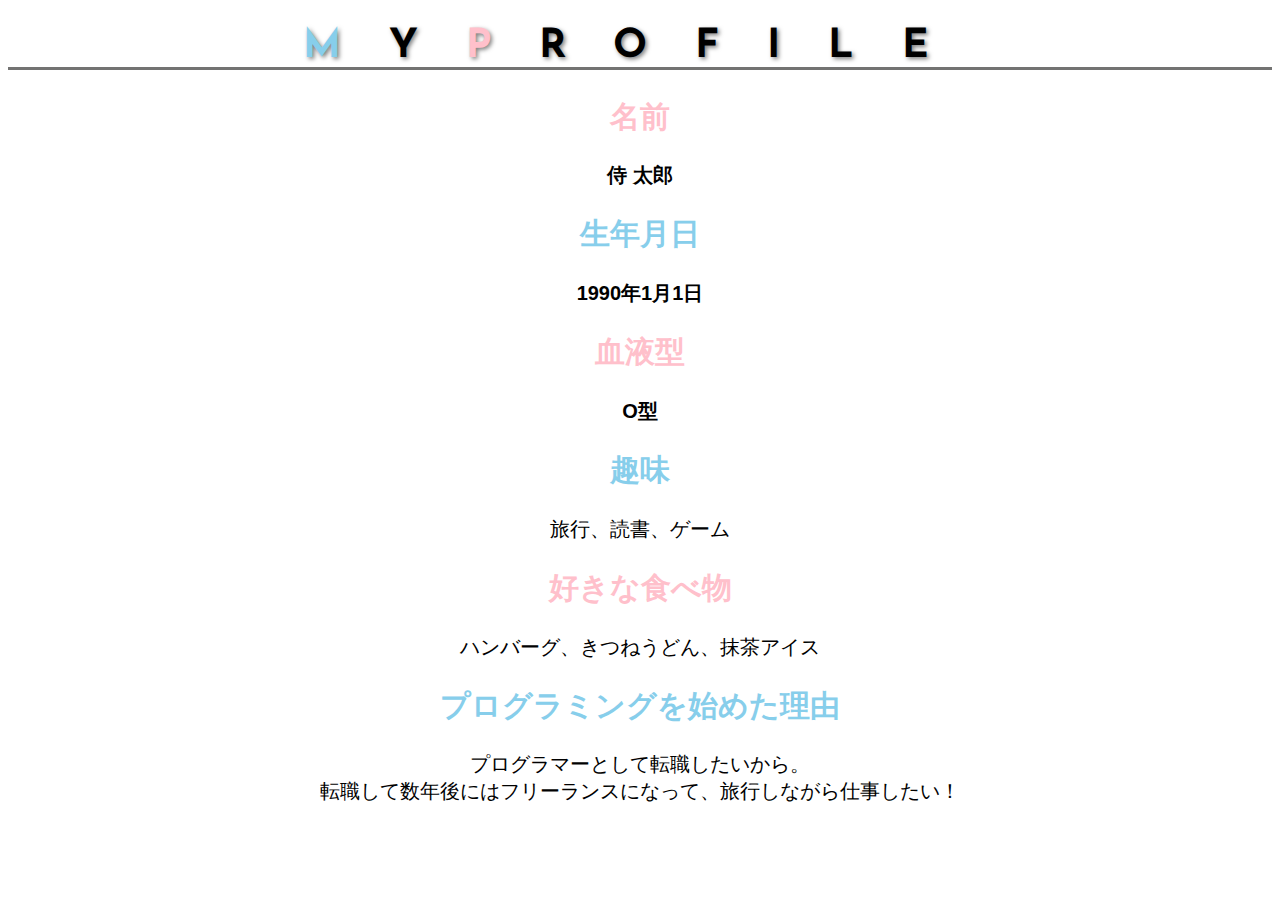
<file: kadai_014/kadai_014.html>
<!DOCTYPE html>
<html>
<head>
  <title>14章課題</title>
  <meta name="description" content="このページは14章の課題です。">
  <meta charset="utf-8">
  <link href="https://fonts.googleapis.com/css?family=Josefin+Sans&display=swap" rel="stylesheet">
  <link rel="stylesheet" href="style.css">
</head>
<body>
  <h1><span class="blue">M</span>Y<span class="pink">P</span>ROFILE</h1>
  <div id="basic">
  <h2 class="text-red">名前</h2>
  <p>侍 太郎</p>
  <h2 class="text-blue">生年月日</h2>
  <p>1990年1月1日</p>
  <h2 class="text-red">血液型</h2>
  <p>O型</p>
  </div>
  <h2 class="text-blue">趣味</h2>
  <p>旅行、読書、ゲーム</p>
  <h2 class="text-red">好きな食べ物</h2>
  <p>ハンバーグ、きつねうどん、抹茶アイス</p>
  <h2 class="text-blue">プログラミングを始めた理由</h2>
  <p>プログラマーとして転職したいから。<br>
    転職して数年後にはフリーランスになって、旅行しながら仕事したい！</p>
</body>
</html>
</file>
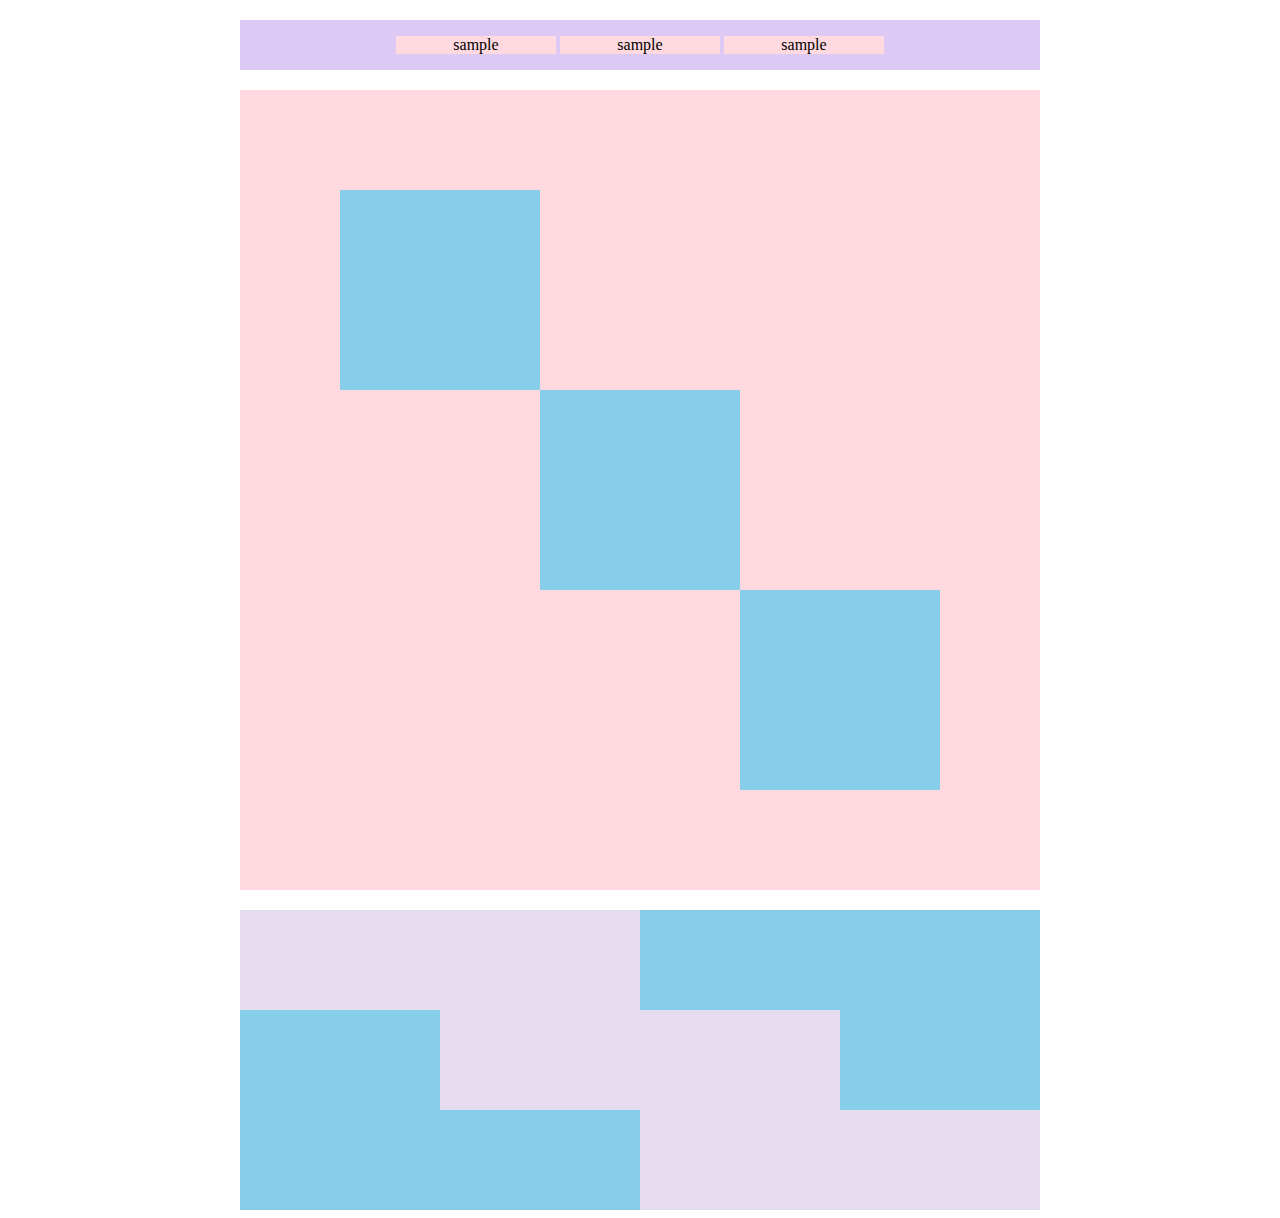
<file: kadai_018/kadai_018.html>
<!DOCTYPE html>
<html>
 <title>18章課題</title>    
 <head>
    <meta charset="utf-8">
    <meta name="description" content="このページは18章の課題です。">
    <link rel="stylesheet" href="style.css"> 
 </head>
 <body>
  <div id="top">
    <p class="top-child">sample</p>
    <p class="top-child">sample</p>
    <p class="top-child">sample</p>
     </div>      
  <div id="middle">
      <div class="middle-child01">
      </div>
      <div class="middle-child02">
      </div>
      <div class="middle-child03">
      </div>
     </div>
  <div id="bottom">
     <div class="bottom-child01">
     </div>
     <div class="bottom-child02">
     </div>
     <div class="bottom-child03">
     </div>
     </div>
 </body>    
</html>
</file>
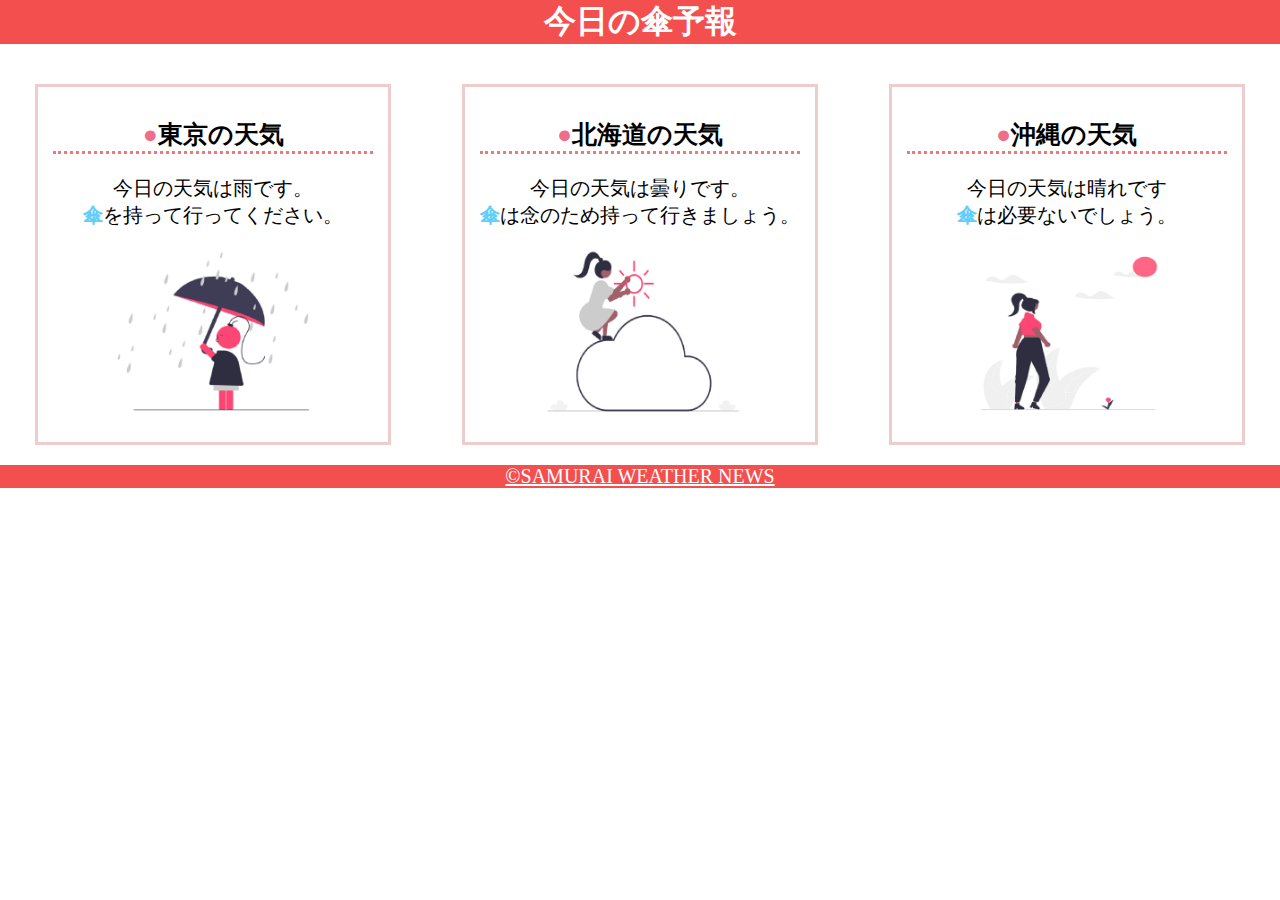
<file: kadai_022/kadai_022.html>
<!DOCTYPE html>
<html>
    <head>
        <title>22章課題</title>
        <meta name="description" content="このページは22章の課題です。">
        <meta charset="utf-8">
        <meta name="viewport" content="width=device-width, intial-scale=1.0">
        <link rel="stylesheet" href="style.css">
    </head>
       
    <body>
        <header>
                <h1>今日の傘予報</h1>
        </header>

        <main>
            <div id="parent">
                <div class="contens">
                    <h2>東京の天気</h2>
                    <p>今日の天気は雨です。</p>
                    <p>傘を持って行ってください。</p>
                    <img src="images/rainy.png">
                </div>
                <div class="contens">
                    <h2>北海道の天気</h2>
                    <p>今日の天気は曇りです。</p>
                    <p>傘は念のため持って行きましょう。</p>
                    <img src="images/cloudy.png">
                </div>
                <div class="contens">
                    <h2>沖縄の天気</h2>
                    <p>今日の天気は晴れです</p>
                    <p>傘は必要ないでしょう。</p>
                    <img src="images/sunny.png">
                </div>
            </div>
        </main>

        <footer>
            <a href="https://www.sejuku.net/corp/">&copy;SAMURAI WEATHER NEWS
            </a>   
        </footer>
    </body>
</html>
</file>
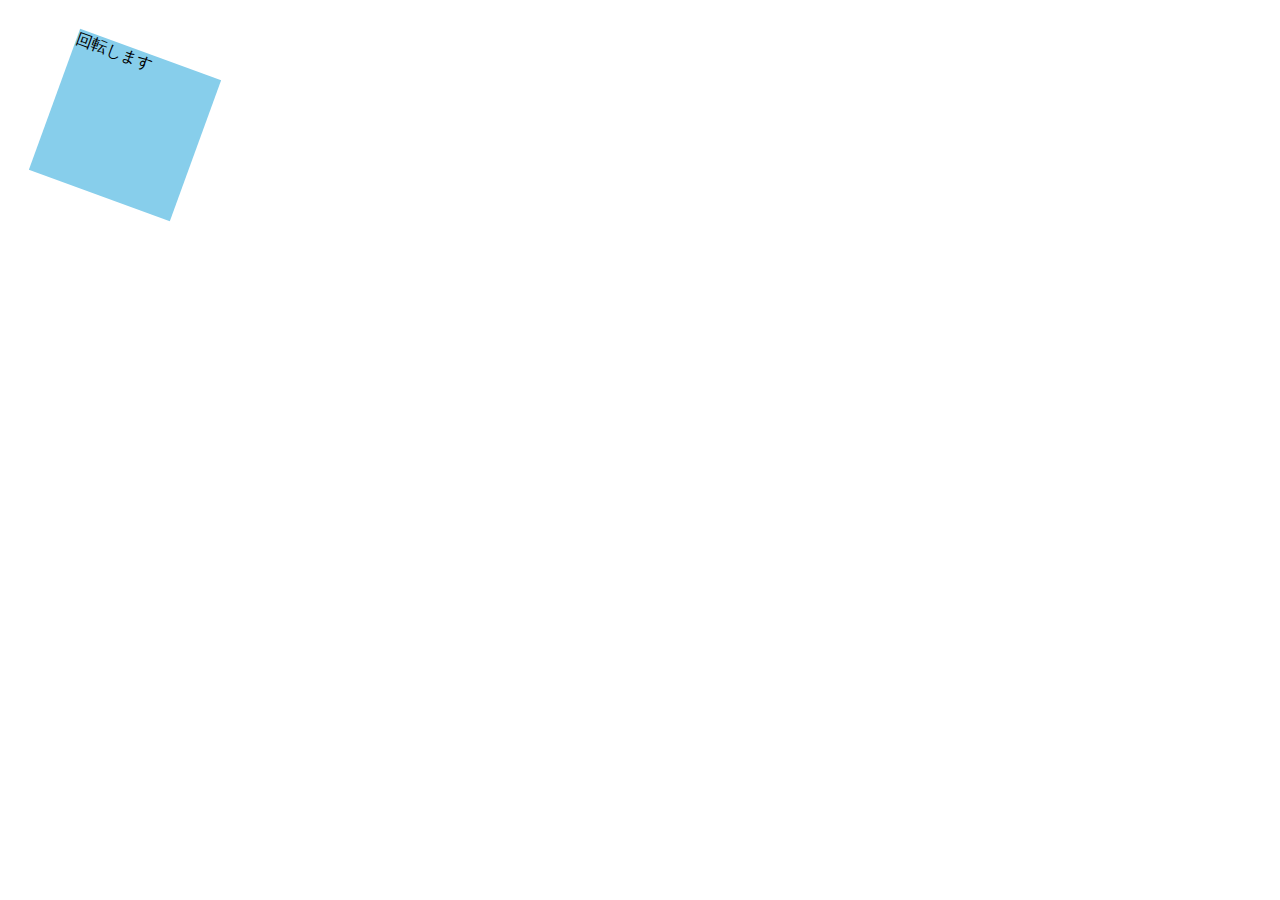
<file: kadai_mdn_css/mdn.html>
<!DOCTYPE html>
<html>

<head>
    <style>
        div {
            position: absolute;
            left: 50px;
            top: 50px;
            width: 150px;
            height: 150px;
            background-color: skyblue;
            rotate: 20deg;
        }
    </style>
</head>

<body>
    <div>
        回転します
    </div>

</body>

</html>
</file>
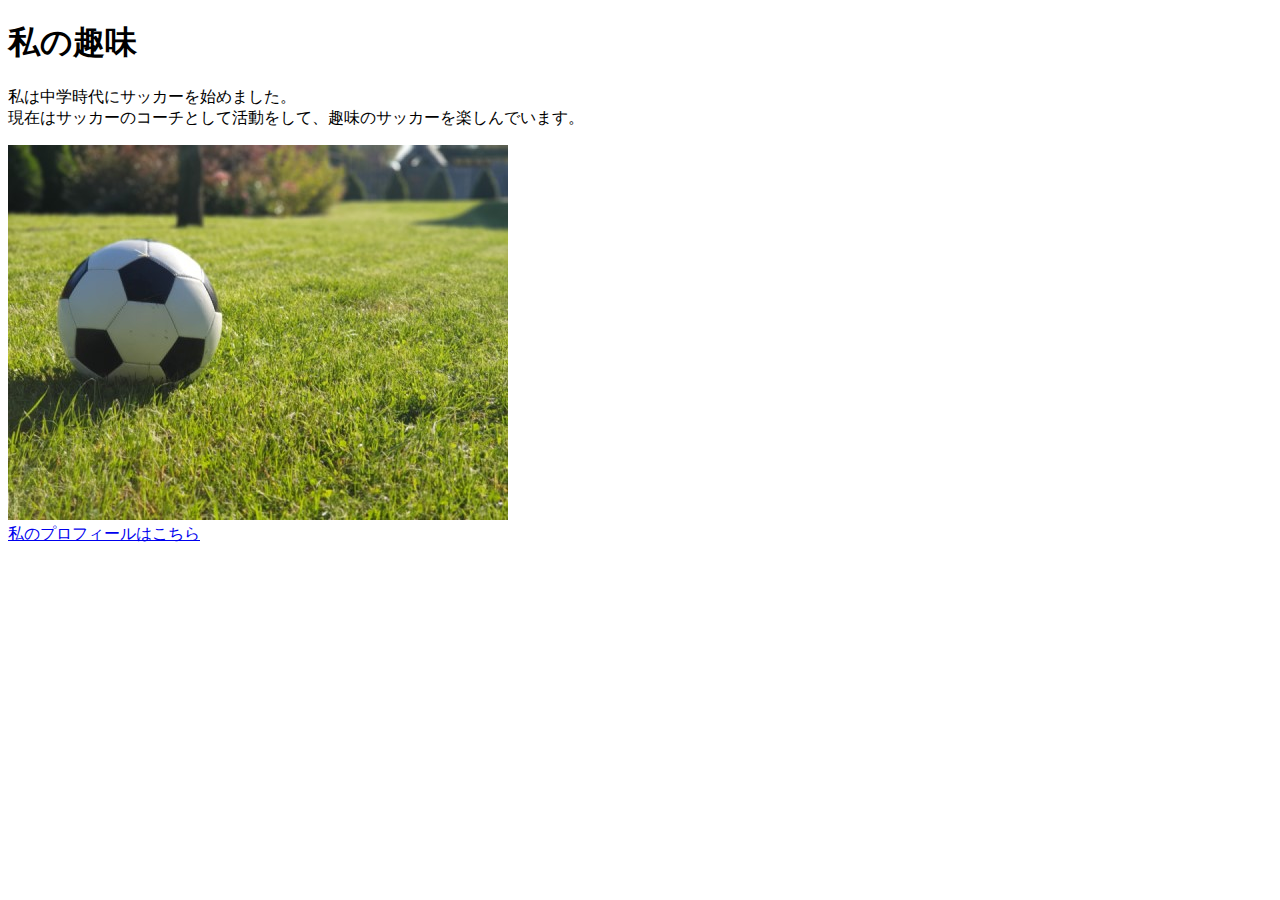
<file: kadai_005/html/kadai_005.html>
<!DOCTYPE html>
<html>
  <head>
    <title>5章課題</title>
    <meta name="description" content="このページは5章の課題です。">
    <meta charset="utf-8">
  </head>
  <body>
    <h1>私の趣味</h1>
    <p>私は中学時代にサッカーを始めました。
      <br>現在はサッカーのコーチとして活動をして、趣味のサッカーを楽しんでいます。
    </p>
    <img src="../images/sample.jpg">
    <br><a href="https://twitter.com/samuraijuku">私のプロフィールはこちら</a>
  </body>
</html>
</file>
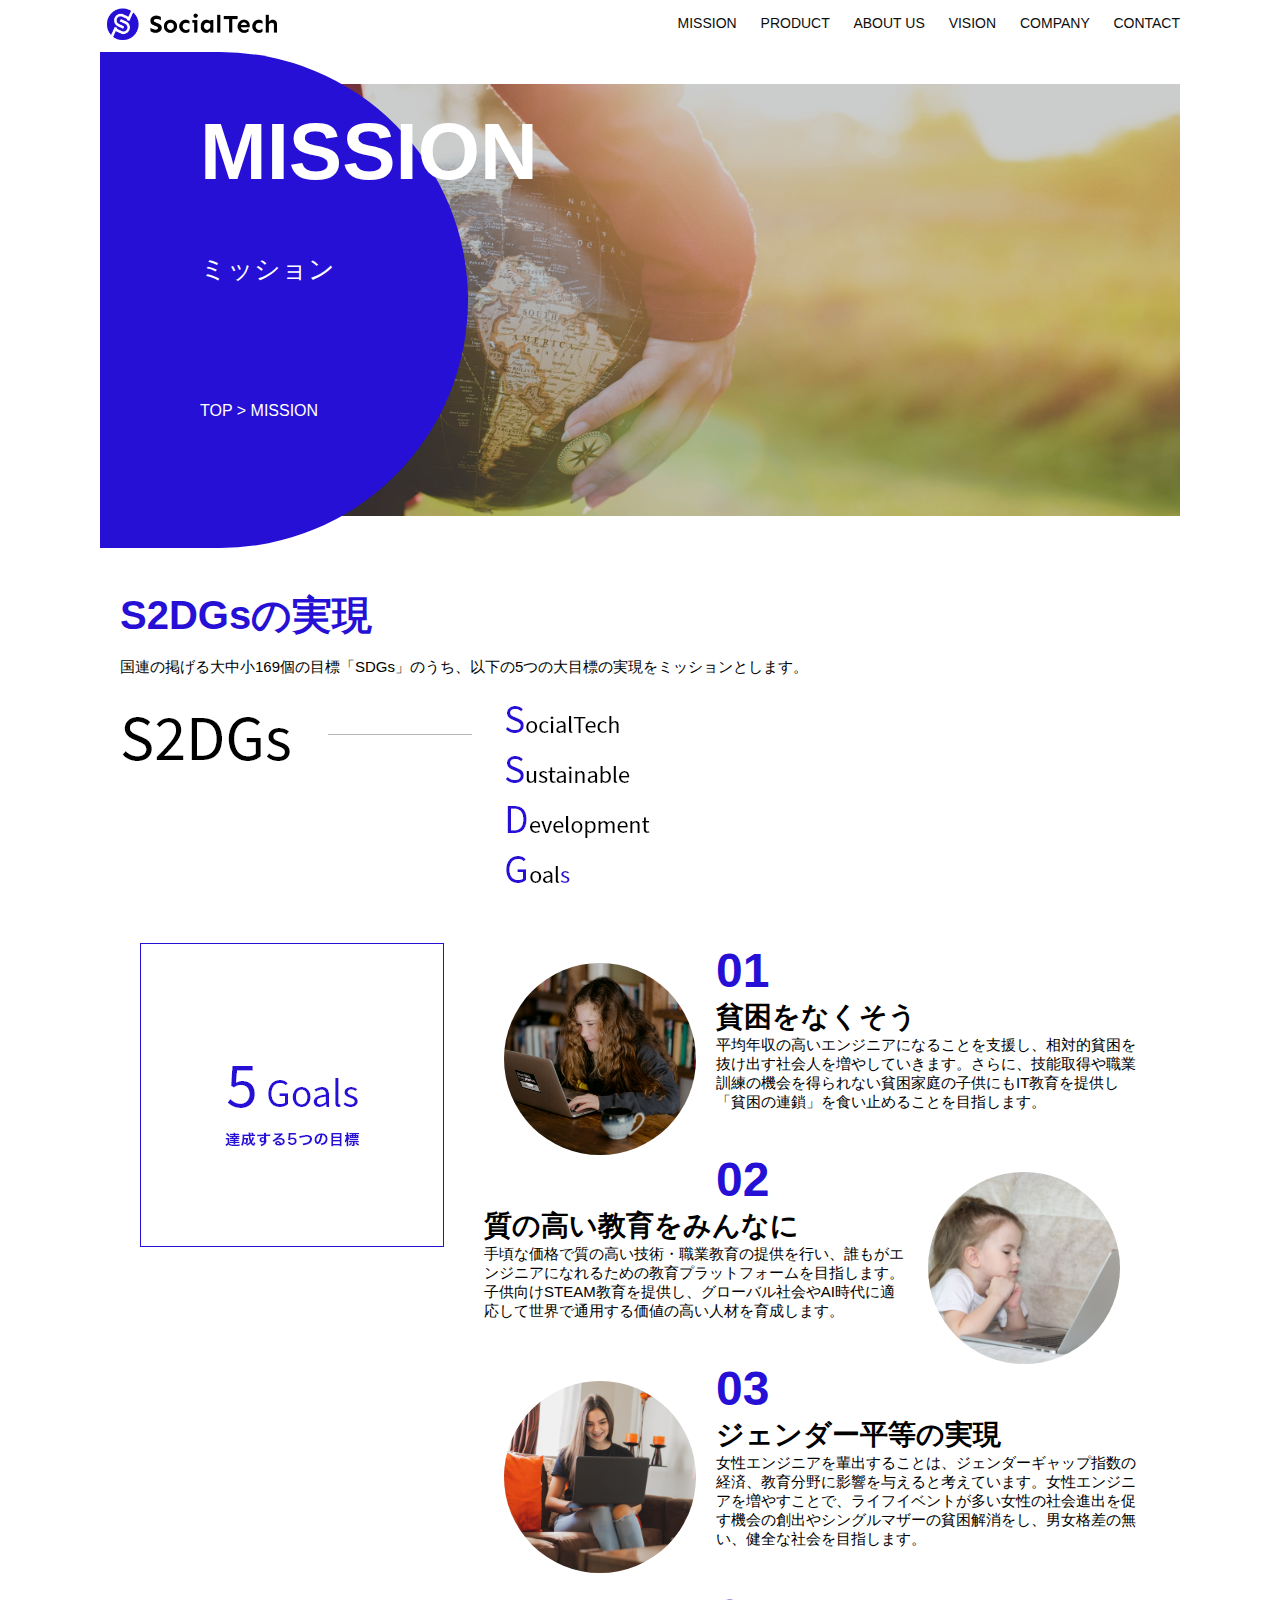
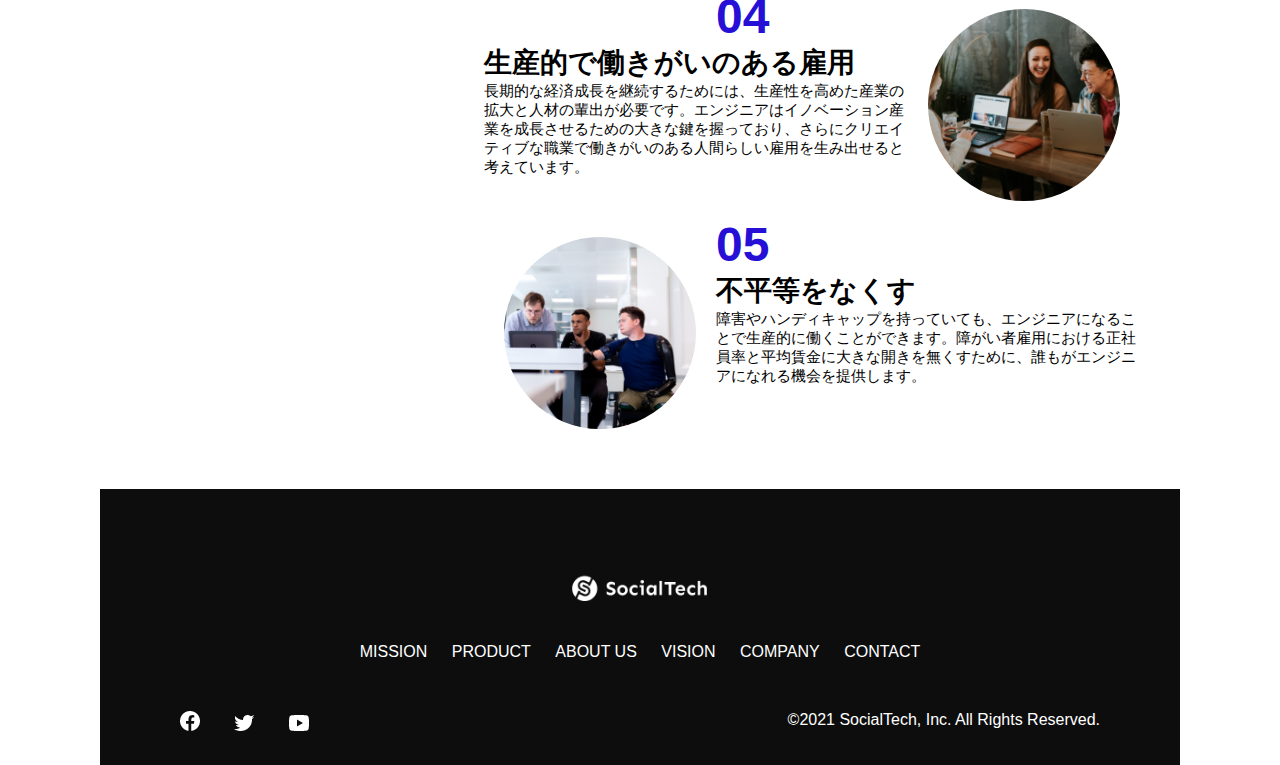
<file: kadai_tutorial_output/socialtech/mission.html>
<!DOCTYPE html>
<html>
<head>
  <title>SocialTech - MISSION ミッション -</title>
  <meta charset="UTF-8">
  <meta name="description" content="SocialTechが目指す5つの目標（S2DGs）を紹介します">
  <meta name="viewport" content="width=device-width, initial-scale=1.0">
  <link rel="stylesheet" href="style.css">
</head>

<body>
  <!-- ヘッダー -->
  <header>
    <!-- ロゴ -->
    <a href="index.html" id="logo"><img src="images/logo.png" alt="トップページに戻る"></a>

    <!-- PC用ナビゲーション -->
    <nav id="nav-pc">
      <a href="mission.html">MISSION</a>
      <a href="product.html">PRODUCT</a>
      <a href="index.html#aboutus">ABOUT US</a>
      <a href="index.html#vision">VISION</a>
      <a href="index.html#company">COMPANY</a>
      <a href="index.html#contact">CONTACT</a>
    </nav>

    <!-- スマホ用メニューボタン -->
    <img id="menu-sp" src="images/button-menu.png" alt="ナビゲーションを開く" onclick="document.getElementById('nav-sp').style.display = 'block'">

    <!-- スマホ用ナビゲーション -->
    <nav id="nav-sp">
      <img id="close" src="images/button-close.png" alt="ナビゲーションを閉じる" onclick="document.getElementById('nav-sp').style.display = 'none'">
      <a id="logo-sp" href="index.html" onclick="document.getElementById('nav-sp').style.display = 'none'"><img
          src="images/logo-sp.png" alt="トップページに戻る"></a>
      <a class="menu" href="mission.html" onclick="document.getElementById('nav-sp').style.display = 'none'">MISSION</a>
      <a class="menu" href="product.html" onclick="document.getElementById('nav-sp').style.display = 'none'">PRODUCT</a>
      <a class="menu" href="index.html#aboutus" onclick="document.getElementById('nav-sp').style.display = 'none'">ABOUT
        US</a>
      <a class="menu" href="index.html#vision"
        onclick="document.getElementById('nav-sp').style.display = 'none'">VISION</a>
      <a class="menu" href="index.html#company"
        onclick="document.getElementById('nav-sp').style.display = 'none'">COMPANY</a>
      <a class="menu" href="index.html#contact"
        onclick="document.getElementById('nav-sp').style.display = 'none'">CONTACT</a>
      <div id="sns">
        <a href="https://www.facebook.com/sejuku2013"><img src="images/button-facebook.png" alt="Facebookのリンク"></a>
        <a href="https://twitter.com/samuraijuku"><img src="images/button-twitter.png" alt="Twitterのリンク"></a>
        <a href="https://www.youtube.com/channel/UCCFOQO5aDK0xXam4cUQXT8g"><img src="images/button-youtube.png" alt="YouTubeのリンク"></a>
      </div>
    </nav>
  </header>
  <main>
    <article>
        <section id="mission-main">
            <div id="mission-title">
              <h1>MISSION</h1>
              <span>ミッション</span>
              <div>TOP > MISSION</div>
            </div>
          </section>
          <section id="mission-s2dgs">
            <h2 class="mission-h2">S2DGsの実現</h2>
            <p>国連の掲げる大中小169個の目標「SDGs」のうち、以下の5つの大目標の実現をミッションとします。</p>
            <img src="images/mission/mission-s2dgs.png" alt="S2DGs">
          </section>
          <section id="mission-5goals">
            <div>
              <img id="s2dgs-image" src="images/mission/mission-5goals.png" alt="5Goals">
            </div>
            <div>
                <div>
                  <img class="fivegoals-image-left" src="images/mission/mission-5goals01.png" alt="PCを操作する女の子">
                  <span class="fivegoals-number">01</span>
                  <h3 class="fivegoals-h3">貧困をなくそう</h3>
                  <p class="fivegoals-p">
                    平均年収の高いエンジニアになることを支援し、相対的貧困を抜け出す社会人を増やしていきます。さらに、技能取得や職業訓練の機会を得られない貧困家庭の子供にもIT教育を提供し「貧困の連鎖」を食い止めることを目指します。
                  </p>
                </div>
        
                <div>
                  <img class="fivegoals-image-right" src="images/mission/mission-5goals02.png" alt="PCを見つめる小さい女の子">
                  <span class="fivegoals-number">02</span>
                  <h3 class="fivegoals-h3">質の高い教育をみんなに</h3>
                  <p class="fivegoals-p">
                    手頃な価格で質の高い技術・職業教育の提供を行い、誰もがエンジニアになれるための教育プラットフォームを目指します。子供向けSTEAM教育を提供し、グローバル社会やAI時代に適応して世界で通用する価値の高い人材を育成します。
                  </p>
                </div>
        
                <div>
                  <img class="fivegoals-image-left" src="images/mission/mission-5goals03.png" alt="PCを操作する女性">
                  <span class="fivegoals-number">03</span>
                  <h3 class="fivegoals-h3">ジェンダー平等の実現</h3>
                  <p class="fivegoals-p">
                    女性エンジニアを輩出することは、ジェンダーギャップ指数の経済、教育分野に影響を与えると考えています。女性エンジニアを増やすことで、ライフイベントが多い女性の社会進出を促す機会の創出やシングルマザーの貧困解消をし、男女格差の無い、健全な社会を目指します。
                  </p>
                </div>
        
                <div>
                  <img class="fivegoals-image-right" src="images/mission/mission-5goals04.png" alt="笑顔で話し合う3人の男女">
                  <span class="fivegoals-number">04</span>
                  <h3 class="fivegoals-h3">生産的で働きがいのある雇用</h3>
                  <p class="fivegoals-p">
                    長期的な経済成長を継続するためには、生産性を高めた産業の拡大と人材の輩出が必要です。エンジニアはイノベーション産業を成長させるための大きな鍵を握っており、さらにクリエイティブな職業で働きがいのある人間らしい雇用を生み出せると考えています。
                  </p>
                </div>
        
                <div>
                  <img class="fivegoals-image-left" src="images/mission/mission-5goals05.png" alt="障害を持つ男性が生き生きと働く様子">
                  <span class="fivegoals-number">05</span>
                  <h3 class="fivegoals-h3">不平等をなくす</h3>
                  <p class="fivegoals-p">
                    障害やハンディキャップを持っていても、エンジニアになることで生産的に働くことができます。障がい者雇用における正社員率と平均賃金に大きな開きを無くすために、誰もがエンジニアになれる機会を提供します。
                  </p>
                </div>
              </div>
          </section>
    </article>
    <footer>
      <div id="footer-logo">
        <img src="images/logo-sp.png" alt="SocialTech">
      </div>
      <div id="footer-link">
        <a href="mission.html">MISSION</a>
        <a href="product.html">PRODUCT</a>
        <a href="index.html#aboutus">ABOUT US</a>
        <a href="index.html#vision">VISION</a>
        <a href="index.html#company">COMPANY</a>
        <a href="index.html#contact">CONTACT</a>
      </div>
      <div id="sns-footer">
        <a href="https://www.facebook.com/sejuku2013"><img src="images/button-facebook.png" alt="Facebookのリンク"></a>
        <a href="https://twitter.com/samuraijuku"><img src="images/button-twitter.png" alt="Twitterのリンク"></a>
        <a href="https://www.youtube.com/channel/UCCFOQO5aDK0xXam4cUQXT8g"><img src="images/button-youtube.png" alt="YouTubeのリンク"></a>
        <span id="copyright">&copy;2021 SocialTech, Inc. All Rights Reserved. </span>
      </div>
    </footer>
  </main>
</body>

</html>
</file>
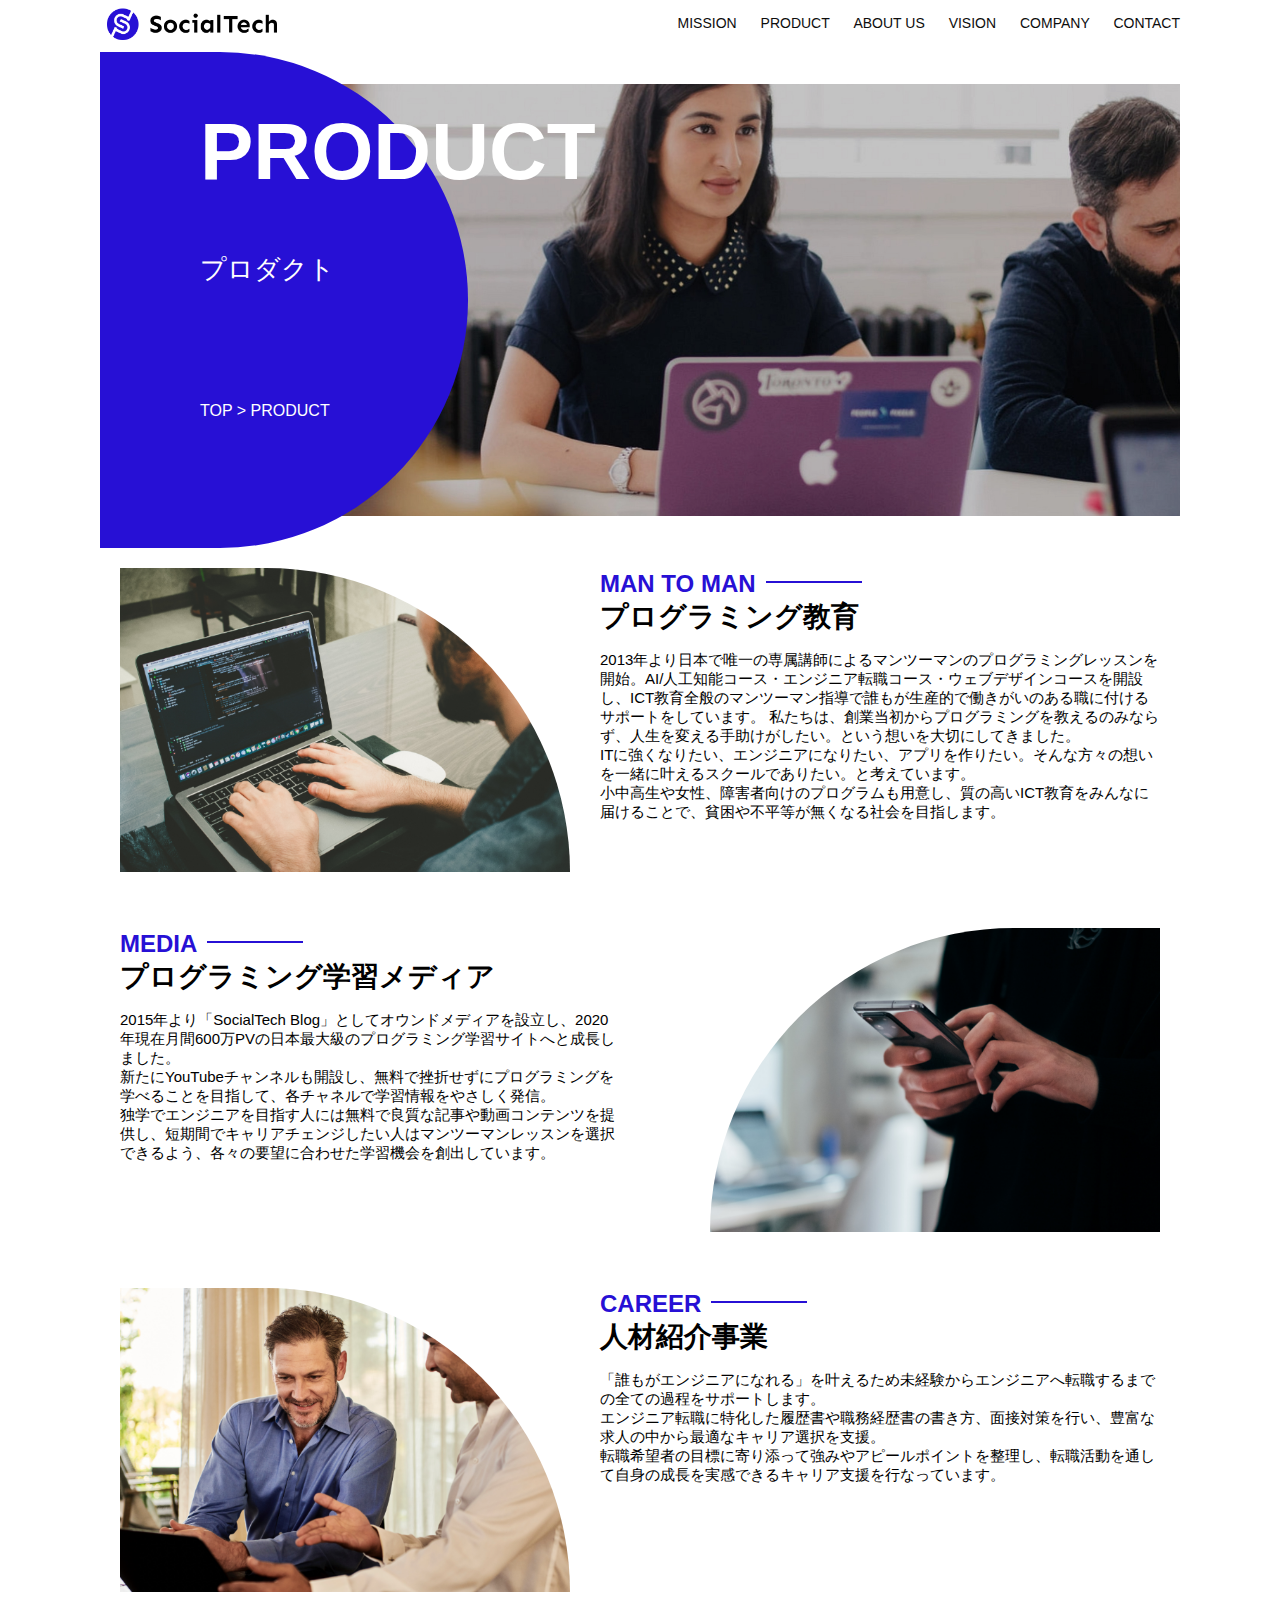
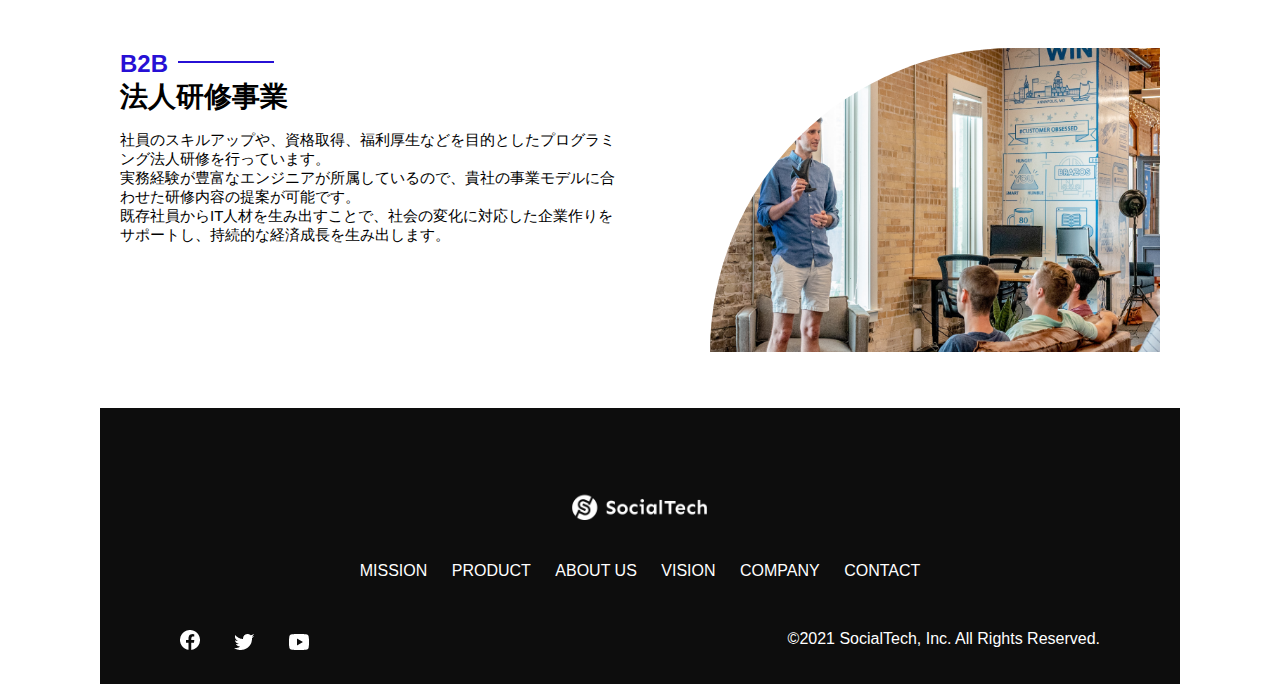
<file: kadai_tutorial_output/socialtech/product.html>
<!DOCTYPE html>
  <html>
  <head>
    <title>SocialTech -PRODUCT プロダクト-</title>
    <meta charset="UTF-8">
    <meta name="description" content="SocialTechの4つのプロダクトを紹介します">
    <meta name="viewport" content="width=device-width, initial-scale=1.0">
    <link rel="stylesheet" href="style.css">
  </head>
  
  <body>
    <!-- ヘッダー -->
    <header>
      <!-- ロゴ -->
      <a href="index.html" id="logo"><img src="images/logo.png" alt="トップページに戻る"></a>
  
      <!-- PC用ナビゲーション -->
      <nav id="nav-pc">
        <a href="mission.html">MISSION</a>
        <a href="product.html">PRODUCT</a>
        <a href="index.html#aboutus">ABOUT US</a>
        <a href="index.html#vision">VISION</a>
        <a href="index.html#company">COMPANY</a>
        <a href="index.html#contact">CONTACT</a>
      </nav>
  
      <!-- スマホ用メニューボタン -->
      <img id="menu-sp" src="images/button-menu.png" alt="ナビゲーションを開く" onclick="document.getElementById('nav-sp').style.display = 'block'">
  
      <!-- スマホ用ナビゲーション -->
      <nav id="nav-sp">
        <img id="close" src="images/button-close.png" alt="ナビゲーションを閉じる" onclick="document.getElementById('nav-sp').style.display = 'none'">
        <a id="logo-sp" href="index.html" onclick="document.getElementById('nav-sp').style.display = 'none'"><img
            src="images/logo-sp.png" alt="トップページに戻る"></a>
        <a class="menu" href="mission.html" onclick="document.getElementById('nav-sp').style.display = 'none'">MISSION</a>
        <a class="menu" href="product.html" onclick="document.getElementById('nav-sp').style.display = 'none'">PRODUCT</a>
        <a class="menu" href="index.html#aboutus" onclick="document.getElementById('nav-sp').style.display = 'none'">ABOUT
          US</a>
        <a class="menu" href="index.html#vision"
          onclick="document.getElementById('nav-sp').style.display = 'none'">VISION</a>
        <a class="menu" href="index.html#company"
          onclick="document.getElementById('nav-sp').style.display = 'none'">COMPANY</a>
        <a class="menu" href="index.html#contact"
          onclick="document.getElementById('nav-sp').style.display = 'none'">CONTACT</a>
        <div id="sns">
          <a href="https://www.facebook.com/sejuku2013"><img src="images/button-facebook.png" alt="Facebookのリンク"></a>
          <a href="https://twitter.com/samuraijuku"><img src="images/button-twitter.png" alt="Twitterのリンク"></a>
          <a href="https://www.youtube.com/channel/UCCFOQO5aDK0xXam4cUQXT8g"><img src="images/button-youtube.png" alt="YouTubeのリンク"></a>
        </div>
      </nav>
    </header>
    <main>
      <article>
        <section id="product-main">
            <div id="product-title">
              <h1>PRODUCT</h1>
              <span>プロダクト</span>
              <div>TOP > PRODUCT</div>
            </div>
          </section>
          <section class="product-section1">
            <img src="images/product/product-mantoman.png" alt="PCでコードを書く男性">
            <div>
              <h2 class="product-h2">MAN TO MAN</h2>
              <h3 class="product-h3">プログラミング教育</h3>
              <p>
                2013年より日本で唯一の専属講師によるマンツーマンのプログラミングレッスンを開始。AI/人工知能コース・エンジニア転職コース・ウェブデザインコースを開設し、ICT教育全般のマンツーマン指導で誰もが生産的で働きがいのある職に付けるサポートをしています。
                私たちは、創業当初からプログラミングを教えるのみならず、人生を変える手助けがしたい。という想いを大切にしてきました。<br>ITに強くなりたい、エンジニアになりたい、アプリを作りたい。そんな方々の想いを一緒に叶えるスクールでありたい。と考えています。<br>小中高生や女性、障害者向けのプログラムも用意し、質の高いICT教育をみんなに届けることで、貧困や不平等が無くなる社会を目指します。
              </p>
            </div>
          </section>
          <section class="product-section2">
            <div>
              <h2 class="product-h2">MEDIA</h2>
              <h3 class="product-h3">プログラミング学習メディア</h3>
              <p>2015年より「SocialTech
                Blog」としてオウンドメディアを設立し、2020年現在月間600万PVの日本最大級のプログラミング学習サイトへと成長しました。<br>新たにYouTubeチャンネルも開設し、無料で挫折せずにプログラミングを学べることを目指して、各チャネルで学習情報をやさしく発信。<br>独学でエンジニアを目指す人には無料で良質な記事や動画コンテンツを提供し、短期間でキャリアチェンジしたい人はマンツーマンレッスンを選択できるよう、各々の要望に合わせた学習機会を創出しています。
              </p>
            </div>
            <img src="images/product/product-media.png" alt="スマートフォンを操作する人">
          </section>
          <section class="product-section1">
            <img src="images/product/product-career.png" alt="笑顔で話し合う2人の男性">
            <div>
              <h2 class="product-h2">CAREER</h2>
              <h3 class="product-h3">人材紹介事業</h3>
              <p>
                「誰もがエンジニアになれる」を叶えるため未経験からエンジニアへ転職するまでの全ての過程をサポートします。<br>エンジニア転職に特化した履歴書や職務経歴書の書き方、面接対策を行い、豊富な求人の中から最適なキャリア選択を支援。<br>転職希望者の目標に寄り添って強みやアピールポイントを整理し、転職活動を通して自身の成長を実感できるキャリア支援を行なっています。<br>
              </p>
            </div>
          </section>
          <section class="product-section2">
            <div>
              <h2 class="product-h2">B2B</h2>
              <h3 class="product-h3">法人研修事業</h3>
              <p>
                社員のスキルアップや、資格取得、福利厚生などを目的としたプログラミング法人研修を行っています。<br>実務経験が豊富なエンジニアが所属しているので、貴社の事業モデルに合わせた研修内容の提案が可能です。<br>既存社員からIT人材を生み出すことで、社会の変化に対応した企業作りをサポートし、持続的な経済成長を生み出します。
              </p>
            </div>
            <img src="images/product/product-b2b.png" alt="講演中の男性とそれを聴く人々">
          </section>
      </article>
      <footer>
        <div id="footer-logo">
          <img src="images/logo-sp.png" alt="SocialTech">
        </div>
        <div id="footer-link">
          <a href="mission.html">MISSION</a>
          <a href="product.html">PRODUCT</a>
          <a href="index.html#aboutus">ABOUT US</a>
          <a href="index.html#vision">VISION</a>
          <a href="index.html#company">COMPANY</a>
          <a href="index.html#contact">CONTACT</a>
        </div>
        <div id="sns-footer">
          <a href="https://www.facebook.com/sejuku2013"><img src="images/button-facebook.png" alt="Facebookのリンク"></a>
          <a href="https://twitter.com/samuraijuku"><img src="images/button-twitter.png" alt="Twitterのリンク"></a>
          <a href="https://www.youtube.com/channel/UCCFOQO5aDK0xXam4cUQXT8g"><img src="images/button-youtube.png" alt="YouTubeのリンク"></a>
          <span id="copyright">&copy;2021 SocialTech, Inc. All Rights Reserved. </span>
        </div>
      </footer>
    </main>
  </body>
  
  </html>
</file>
<file: html-css-kadai_013/style.css>
/* PC、スマホ共通スタイル */
body {
  font-family: "Source Sans Pro", "Hiragino Kaku Gothic ProN", Meiryo, Arial,
    sans-serif;
}

p {
  font-size: 15px;
}

#main-visual>img {
  width: 100%;
}

/*================
PC用のスタイル 
=================*/
@media screen and (min-width: 768px) {
  /* 横幅設定 */
  body {
    max-width: 1080px;
    min-width: 960px;
    margin: 0 auto 0 auto;
  }

  /* ヘッダー */
  header {
    display: flex;
    justify-content: space-between;
  }

  /* ナビゲーションのレイアウト */
  #nav-pc {
    text-align: right;
    font-size: 14px;
    padding-top: 15px;
  }

  /* ナビゲーションのリンクの装飾設定 */
  #nav-pc>a {
    text-decoration: none;
    margin-left: 20px;
  }

  #nav-pc>a:link {
    color: #0d0d0d;
  }

  #nav-pc>a:visited {
    color: #0d0d0d;
  }

  #nav-pc>a:hover {
    color: #0d0d0d;
    text-decoration: underline;
  }

  #nav-pc>a:active {
    color: #0d0d0d;
  }

  #menu-sp {
    display: none;
  }

  #nav-sp {
    display: none;
  }
}

/*====================
  スマートフォン用のスタイル
  =====================*/
  @media screen and (max-width: 767px) {
    body {
      min-width: 375px;
      margin: 0;
    }

    /* PC用ナビゲーション非表示 */
   #nav-pc {
    display: none;
  }

  /* ハンバーガーメニュー */
  #menu-sp {
    float: right;
    padding: 0;
  }

  /* スマホ用ナビゲーションの表示切替 */

  #nav-sp {
    background-color: #ce933e;
    position: absolute;
     left: 0;
     top: 0;
     height: 100%;
     width: 100%;
     display: none;
     z-index: 100;
   }
  
   /* ×ボタン */
   #close {
    position: absolute;
    top: 20px;
    right: 20px;
  }

   /* ナビゲーションメニュー用ロゴ */
   #logo-sp {
    margin: 80px 0 30px 20px;
  }

  /* ナビゲーションのリンクの装飾設定 */
  #nav-sp > a {
    display: block;
  }

  #nav-sp > a:link {
    color: #ffffff;
  }

  #nav-sp > a:visited {
    color: #ffffff;
  }

  #nav-sp > a:hover {
    color: #ffffff;
    text-decoration: underline;
  }

  #nav-sp > a:active {
    color: #ffffff;
  }

  #nav-sp > .menu {
    text-decoration: none;
    display: block;
    margin: 0 20px 0 20px;
    height: 44px;
    font-size: 16px;
    background-image: url("images/arrow.png");
    background-repeat: no-repeat;
     background-position: right top;
  }
}


}
  /* ヘッダー */
  header {
    display: flex;
    justify-content: space-between;
  }

  /* ナビゲーションのレイアウト */
  #nav-pc {
    text-align: right;
    font-size: 14px;
    padding-top: 15px;
  }

  /* ナビゲーションのリンクの装飾設定 */
  #nav-pc>a {
    text-decoration: none;
    margin-left: 20px;
  }

  #nav-pc>a:link {
    color: #0d0d0d;
  }

  #nav-pc>a:visited {
    color: #0d0d0d;
  }

  #nav-pc>a:hover {
    color: #0d0d0d;
    text-decoration: underline;
  }

  #nav-pc>a:active {
    color: #0d0d0d;
  }
}
</file>
<file: socialtech-kadai_012/style.css>
/* PC、スマホ共通スタイル */
body {
  font-family: "Source Sans Pro", "Hiragino Kaku Gothic ProN", Meiryo, Arial,
    sans-serif;
}

p {
  font-size: 15px;
}

/*================
PC用のスタイル 
=================*/
/* 横幅設定 */
body {
  max-width: 1080px;
  min-width: 960px;
  margin: 0 auto 0 auto;
}

/* ヘッダー */
header {
  display: flex;
  justify-content: space-between;
}

/* ナビゲーションのレイアウト */
#nav-pc {
  text-align: right;
  font-size: 14px;
  padding-top: 15px;
}

/* ナビゲーションのリンクの装飾設定 */
#nav-pc>a {
  text-decoration: none;
  margin-left: 20px;
}

#nav-pc>a:link {
  color: #0d0d0d;
}

#nav-pc>a:visited {
  color: #0d0d0d;
}

#nav-pc>a:hover {
  color: #0d0d0d;
  text-decoration: underline;
}

#nav-pc>a:active {
  color: #0d0d0d;
}

/* メインビジュアル*/
#main-visual {
  position: relative;
  height: 400px;
}

#main-message {
  position: absolute;
  top: 0;
  left: 0;
  background-color: #2710d5;
  color: #ffffff;
  border-radius: 0 0 476px 0;
  max-width: 620px;
  height: 100%;
  width: 100%;
  z-index: 11;
}

#main-message>h1 {
  font-size: 60px;
  font-weight: bold;
  margin: 100px 0 0 50px;
}

#main-message>p {
  font-size: 28px;
  margin: 0 0 0 50px;
}

#main-visual>img {
  max-width: 620px;
  border-radius: 476px 0 0 0;
  position: absolute;
  top: 0;
  right: 0;
  z-index: 10;
}

/* 見出し */
h2 {
  margin: 40px 0 0 0;
}

h2::after {
  content: url("images/line.png");
  margin-left: 10px;
}

h3 {
  font-size: 27px;
}

/* ミッション */
#mission {
  margin: 80px auto 80px auto;
  width: 100%;
}

#mission-flex {
  width: 100%;
  display: flex;
}

#mission-flex>div {
  width: 50%;
  margin: 20px;
}

#mission-photo {
  width: 100%;
}

#s2dgs {
  margin-top: 50px;
}

/* プロダクト */
#product {
  background-color: #fafafa;
  width: 100%;
  margin: 80px 0 80px 0;
  padding: 10px 40px 0px 40px;
}

/* 外枠 */
#product>div {
  margin-top: 40px;
  display: flex;
}

/* 左のカラム */
#product-left {
  width: 50%;
  margin-right: 20px;
}

/* 右のカラム */
#product-right {
  width: 50%;
  margin-left: 20px;
  margin-top: 80px;
}

/* 画像＋説明の枠 */
#product-left>div {
  position: relative;
  height: 480px;
  margin-right: 20px;
}

#product-right>div {
  position: relative;
  height: 480px;
  margin-left: 20px;
}

/* 画像 */
.product-photo {
  width: 100%;
}

/* 説明文の枠 */
.product-explain {
  background-color: #ffffff;
  position: absolute;
  left: 0;
  top: 280px;
  margin: 0 40px 0 40px;
  padding: 20px;
  box-shadow: 5px 5px 10px rgba(0, 0, 0, 0.05);
}

/* 説明文の英語 */
.product-explain>span {
  color: #2710d5;
  font-weight: bold;
  font-size: 16px;
  margin: 0;
}

/* 説明文の見出し */
.product-explain>h3 {
  margin: 5px 0 5px 0;
}

/* 説明文 */
.product-explain>p {
  margin: 0;
}

/* 「もっとみる」ボタン */
#product-more {
  margin: 0 auto -42px auto;
}

/* ABOUT US */
#aboutus {
  margin: 80px auto 80px auto;
}

/* 3つの組織文化と画像を入れる枠 */
#aboutus>div {
  display: flex;
}

/* 画像 */
.culture-img {
  width: 100%;
  align-self: flex-start;
}

.culture-img2 {
  margin-top: 50px;
  width: 100%;
}

/* 3つの組織文化の表 */
.culture-table {
  max-width: 500px;
  margin-right: 50px;
}

/* 番号 */
.culture-num {
  font-size: 80px;
  color: #2710d5;
  margin: 0 20px 0 0;
}

/* 組織文化英語 */
.culture-en {
  color: #2710d5;
  font-weight: bold;
  font-size: 24px;
  display: block;
}

/* 組織文化日本語 */
.culture-jp {
  font-size: 28px;
  font-weight: bold;
}

/* 説明文 */
.culture-description {
  margin: 0;
}

/* ビジョン */
#vision {
  margin: 80px auto 80px auto;
}

/* セクション内の外枠 */
#vision>div {
  width: 100%;
  display: flex;
  justify-content: space-between;
  flex-wrap: wrap;
}

/* 7つの行動指針の枠 */
.vision-box {
  width: 300px;
  height: 300px;
  margin-bottom: 30px;
  position: relative;
}

.vision-box>img {
  width: 100%;
  height: auto;
  position: absolute;
  top: 0;
  left: 0;
  z-index: 30;
}

.vision-box>span {
  position: absolute;
  top: 0;
  left: 0;
  z-index: 31;
  margin-right: 20px;
}

.vision-box>span>h4 {
  color: #2710d5;
  font-size: 19px;
  margin: 80px 0 0 0;
  Ï
}

.vision-box>span>h4::first-letter {
  font-size: 40px;
}

.vision-box>span>h5 {
  font-size: 20px;
  margin: 0 0 0 0;
}

.vision-box>span>p {
  margin: 10px 0 0 0;
}

/* 会社概要 */
#company {
  margin: 80px auto 80px auto;
}

#company-table {
  width: 100%;
}

.tableheader {
  text-align: left;
  padding: 20px;
  border-bottom-color: #2710d5;
  border-bottom-width: 1px;
  border-bottom-style: solid;
  width: 100px;
}

.tableheader-first {
  text-align: left;
  padding: 20px;
  border-bottom-color: #2710d5;
  border-bottom-width: 1px;
  border-bottom-style: solid;
  border-top-color: #2710d5;
  border-top-width: 1px;
  border-top-style: solid;
  width: 100px;
}

.cell {
  padding: 30px;
  border-bottom-color: #ececec;
  border-bottom-width: 1px;
  border-bottom-style: solid;
}

.cell-first {
  padding: 30px;
  border-bottom-color: #ececec;
  border-bottom-width: 1px;
  border-bottom-style: solid;
  border-top-color: #ececec;
  border-top-width: 1px;
  border-top-style: solid;
}

#company>iframe {
  width: 100%;
  height: 368px;
  margin-top: 40px;
}

/* お問い合わせ */
#contact {
  margin: 80px auto 80px auto;
}

/* 外枠 */
#contact>form>div {
  display: flex;
  flex-direction: row;
  flex-wrap: wrap;
  padding-bottom: 30px;
}

/* 左列の見出し */
.contact-heading {
  width: 240px;
  align-self: center;
}

/* 見出しのラベル */
.contact-label {
  font-weight: bold;
}

/* 必須 */
.contact-span {
  color: #ce2222;
  margin: 0 0 0 20px;
  font-weight: bold;
}

/* テキストボックス */
.contact-textbox {
  border-top: 0;
  border-left: 0;
  border-right: 0;
  border-bottom-width: 1px;
  border-bottom-color: #707070;
  border-bottom-style: solid;
  background-color: #fafafa;
  width: 400px;
  height: 56px;
}

/* お問い合わせ内容のテキストエリア */
.contact-textarea {
  border-top: 0;
  border-left: 0;
  border-right: 0;
  border-bottom-width: 1px;
  border-bottom-color: #707070;
  border-bottom-style: solid;
  background-color: #fafafa;
  width: 400px;
  height: 200px;
}

/* 個人情報の取り扱い */
details {
  width: 700px;
}

details>div {
  background-color: #fafafa;
  padding: 20px;
}

details>div>span {
  font-weight: bold;
}

/* フッター */
footer {
  background-color: #0d0d0d;
  text-align: center;
  padding: 80px 80px 30px 80px;
}

#footer-logo {
  margin-bottom: 30px;
}

#footer-link {
  margin-bottom: 50px;
}
#footer-link > a {
  text-decoration: none;
  margin: 10px;
}
#footer-link > a:link {
  color: #ffffff;
}
#footer-link > a:visited {
  color: #ffffff;
}
#footer-link > a:hover {
  color: #ffffff;
  text-decoration: underline;
}
#footer-link > a:active {
  color: #ffffff;
}

#sns-footer {
  text-align: left;
  width: 100%;
}

#sns-footer > a {
  margin-right: 30px;
}

#copyright {
  color: #ffffff;
  float: right;
}

/* 企業事例 */
#cases {
  margin: 40px auto 40px auto;
  width: 100%;
}

#cases>ul {
  display: flex;
  list-style: none;
  justify-content: center;
}

#cases>ul>li {
  width: 33%;
  margin: 20px;
}

.case-card {
  background-color: #ffffff;
  min-height: 400px;
  box-shadow: 5px 5px 15px rgba(0, 0, 0, 0.2);

}

.case-img {
  width: 100%;
}

/* テキスト情報 */
.case-info {
  padding: 10px 20px 10px 20px;
}

.case-name {
  color: #2710d5;
  font-size: 19px;
}

.case-content {
  font-size: 14px;
}
</file>
<file: kadai_tutorial_output/socialtech/style.css>
/* PC、スマホ共通スタイル */
body {
  font-family: "Source Sans Pro", "Hiragino Kaku Gothic ProN", Meiryo, Arial,
      sans-serif;
}

p {
  font-size: 15px;
}

.arrow-right {
  color: #2710d5;
}

#submit {
  margin-top: 50px;
}

/*================
PC用のスタイル
=================*/
@media screen and (min-width: 768px) {
  /* 横幅設定 */
  body {
      max-width: 1080px;
      min-width: 900px;
      margin: 0 auto 0 auto;
  }

  /* ヘッダー */
  header {
      display: flex;
      justify-content: space-between;
  }

  /* ナビゲーションのレイアウト */
  #nav-pc {
      font-size: 14px;
      padding-top: 15px;
  }

  /* ナビゲーションのリンクの装飾設定 */
  #nav-pc > a {
      text-decoration: none;
      margin-left: 20px;
  }
  #nav-pc > a:link {
      color: #0d0d0d;
  }
  #nav-pc > a:visited {
      color: #0d0d0d;
  }
  #nav-pc > a:hover {
      color: #0d0d0d;
      text-decoration: underline;
  }
  #nav-pc > a:active {
      color: #0d0d0d;
  }

  /* スマホ用ナビを非表示 */
  #nav-sp,
  #menu-sp {
      display: none;
  }

  /* メインビジュアル*/
  #main-visual {
      position: relative;
      height: 400px;
  }
  #main-message {
      position: absolute;
      top: 0;
      left: 0;
      background-color: #2710d5;
      color: #ffffff;
      border-radius: 0 0 476px 0;
      max-width: 620px;
      height: 100%;
      width: 100%;
      z-index: 11;
  }
  #main-message > h1 {
      font-size: 60px;
      font-weight: bold;
      margin: 100px 0 0 50px;
  }

  #main-message > p {
      font-size: 28px;
      margin: 0 0 0 50px;
  }
  #main-visual > img {
      max-width: 620px;
      border-radius: 476px 0 0 0;
      position: absolute;
      top: 0;
      right: 0;
      z-index: 10;
  }

  /*見出し*/
  h2 {
      margin: 40px 0 0 0;
  }

  h2::after {
      content: url("images/line.png");
      margin-left: 10px;
  }

  h3 {
      font-size: 27px;
  }

  /* ミッション */
  #mission {
      margin: 80px auto 80px auto;
      width: 100%;
  }

  #mission-flex {
      width: 100%;
      display: flex;
  }

  #mission-flex > div {
      width: 50%;
      margin: 20px;
  }

  #mission-photo {
      width: 100%;
  }

  #s2dgs {
      margin-top: 50px;
      width: 100%;
  }

  /* プロダクト */
  #product {
      background-color: #fafafa;
      margin: 80px 0 80px 0;
      padding: 10px 40px 0px 40px;
  }

  /* 外枠 */
  #product > div {
      margin-top: 40px;
      display: flex;
  }

  /* 左のカラム */
  #product-left {
      width: 50%;
      margin-right: 20px;
  }

  /* 右のカラム */
  #product-right {
      width: 50%;
      margin-left: 20px;
      margin-top: 80px;
  }

  /* 写真＋説明の枠 */
  #product-left > div {
      position: relative;
      height: 480px;
      margin-right: 20px;
  }
  #product-right > div {
      position: relative;
      height: 480px;
      margin-left: 20px;
  }

  /* 写真*/
  .product-photo {
      width: 100%;
  }

  /* 説明文の枠 */
  .product-explain {
      background-color: #ffffff;
      position: absolute;
      left: 0;
      top: 280px;
      margin: 0 40px 0 40px;
      padding: 20px;
      box-shadow: 5px 5px 10px rgba(0, 0, 0, 0.05);
  }

  /* 説明文の英語 */
  .product-explain > span {
      color: #2710d5;
      font-weight: bold;
      font-size: 16px;
      margin: 0px;
  }

  /* 説明文の見出し */
  .product-explain > h3 {
      font-size: 20px;
      margin: 5px 0 5px 0;
  }

  /* 説明文 */
  .product-explain > p {
      font-size: 14px;
      margin: 0;
  }

  /* もっと見るボタン */
  #product-more {
      margin: 0 auto -42px auto;
  }

  /* ABOUT US */
  #aboutus {
      margin: 80px auto 80px auto;
  }

  /* ３つの組織文化と写真を入れる枠 */
  #aboutus > div {
      display: flex;
  }

  /* 写真 */
  .culture-img {
      width: 100%;
      align-self: flex-start;
  }

  .culture-img2 {
      margin-top: 50px;
      width: 100%;
  }

  /* 3つの組織文化の表 */
  .culture-table {
      margin-right: 50px;
  }

  /* 番号 */
  .culture-num {
      font-size: 80px;
      color: #2710d5;
      margin: 0 20px 0 0;
  }

  /* 組織文化英語 */
  .culture-en {
      color: #2710d5;
      font-weight: bold;
      font-size: 24px;
      display: block;
  }

  /* 組織文化日本語 */
  .culture-jp {
      font-size: 28px;
      font-weight: bold;
  }

  /* 説明文 */
  .culture-description {
      margin: 0;
  }

  /* ビジョン */
  #vision {
      margin: 80px auto 80px auto;
  }

  /* セクション内の外枠*/
  #vision > div {
      width: 100%;
      display: flex;
      justify-content: space-between;
      flex-wrap: wrap;
  }

  /*7つの行動指針の枠*/
  .vision-box {
      width: 300px;
      height: 300px;
      margin-bottom: 30px;
      position: relative;
  }

  .vision-box > img {
      width: 100%;
      height: auto;
      position: absolute;
      top: 0;
      left: 0;
      z-index: 30;
  }

  .vision-box > span {
      position: absolute;
      top: 0;
      left: 0;
      z-index: 31;
      margin-right: 20px;
  }

  .vision-box > span > h4 {
      color: #2710d5;
      font-size: 19px;
      margin: 80px 0 0 0;
  }

  .vision-box > span > h4::first-letter {
      font-size: 40px;
  }

  .vision-box > span > h5 {
      font-size: 20px;
      margin: 0 0 0 0;
  }

  .vision-box > span > p {
      margin: 10px 0 0 0;
  }

  /*会社概要*/
  #company {
      margin: 80px auto 80px auto;
  }

  #company-table {
      width: 100%;
  }

  .tableheader {
      text-align: left;
      padding: 20px;
      border-bottom-color: #2710d5;
      border-bottom-width: 1px;
      border-bottom-style: solid;
      width: 100px;
  }

  .tableheader-first {
      text-align: left;
      padding: 20px;
      border-bottom-color: #2710d5;
      border-bottom-width: 1px;
      border-bottom-style: solid;
      border-top-color: #2710d5;
      border-top-width: 1px;
      border-top-style: solid;
      width: 100px;
  }

  .cell {
      padding: 30px;
      border-bottom-color: #ececec;
      border-bottom-width: 1px;
      border-bottom-style: solid;
  }
  .cell-first {
      padding: 30px;
      border-bottom-color: #ececec;
      border-bottom-width: 1px;
      border-bottom-style: solid;
      border-top-color: #ececec;
      border-top-width: 1px;
      border-top-style: solid;
  }

  #company > iframe {
      width: 100%;
      height: 368px;
      margin-top: 40px;
  }

  /* お問い合わせ */
  #contact {
      margin: 80px auto 80px auto;
  }

  /* 外枠 */
  #contact > form > div {
      display: flex;
      flex-direction: row;
      flex-wrap: wrap;
      padding-bottom: 30px;
  }

  /* 左列　見出し */
  .contact-heading {
      width: 240px;
      align-self: center;
  }
  /* 見出しのラベル */
  .contact-label {
      font-weight: bold;
  }
  /* 必須 */
  .contact-span {
      color: #ce2222;
      margin: 0 0 0 20px;
      font-weight: bold;
  }
  /* テキストボックス */
  .contact-textbox {
      border-top: 0px;
      border-left: 0px;
      border-right: 0px;
      border-bottom-width: 1px;
      border-bottom-color: #707070;
      border-style: solid;
      background-color: #fafafa;
      height: 56px;
      width: 400px;
  }

  /* お問い合わせ内容のテキストエリア */
  .contact-textarea {
      border-top: 0px;
      border-left: 0px;
      border-right: 0px;
      border-bottom-width: 1px;
      border-bottom-color: #707070;
      background-color: #fafafa;
      width: 400px;
      height: 200px;
  }

  /* 個人情報の取り扱い */
  details {
      width: 700px;
  }
  details > div {
      background-color: #fafafa;
      padding: 20px;
  }

  details > div > span {
      font-weight: bold;
  }

  /* フッター */
  footer {
      background-color: #0d0d0d;
      text-align: center;
      padding: 80px 80px 30px 80px;
  }

  #footer-logo {
      margin-bottom: 30px;
  }

  #footer-link {
      margin-bottom: 50px;
  }
  #footer-link > a {
      text-decoration: none;
      margin: 10px;
  }
  #footer-link > a:link {
      color: #ffffff;
  }
  #footer-link > a:visited {
      color: #ffffff;
  }
  #footer-link > a:hover {
      color: #ffffff;
      text-decoration: underline;
  }
  #footer-link > a:active {
      color: #ffffff;
  }

  #sns-footer {
      text-align: left;
      width: 100%;
  }
  #sns-footer > a {
      margin-right: 30px;
  }

  #copyright {
      color: #ffffff;
      float: right;
  }

  /* mission.html用スタイル */
  /* ミッションのメインビジュアル */
  #mission-main {
      height: 496px;
      width: 100%;
      background-image: url("images/mission/mission-main.png");
      background-repeat: no-repeat;
      background-position-y: center;
  }

  #mission-title {
      background-color: #2710d5;
      width: 368px;
      color: #ffffff;
      height: 496px;
      border-radius: 0 248px 248px 0;
      position: relative;
  }
  #mission-title > h1 {
      position: absolute;
      top: 0;
      left: 100px;
      font-size: 80px;
  }

  #mission-title > span {
      position: absolute;
      top: 200px;
      left: 100px;
      font-size: 26px;
  }

  #mission-title > div {
      position: absolute;
      top: 350px;
      left: 100px;
      font-size: 16px;
  }

  #mission-s2dgs {
      width: 100%;
      margin: 20px;
  }

  .mission-h2 {
      color: #2710d5;
      font-size: 40px;
  }

  .mission-h2::after {
      content: none;
  }

  #mission-5goals {
      margin: 20px;
      display: flex;
  }
  #mission-5goals > div {
      flex-grow: 1;
      padding: 20px;
  }

  #mission-5goals > div > div {
      margin-bottom: 40px;
  }

  .fivegoals-image-right {
      float: right;
      margin: 20px;
  }

  .fivegoals-image-left {
      float: left;
      margin: 20px;
  }

  .fivegoals-number {
      color: #2710d5;
      font-size: 48px;
      font-weight: bold;
      margin: 0;
  }

  .fivegoals-h3 {
      font-size: 28px;
      margin: 0;
  }
  .fivegoals-p {
      margin: 0;
  }

  /* プロダクトページ */
  #product-main {
      height: 496px;
      width: 100%;
      background-image: url("images/product/product-main.png");
      background-repeat: no-repeat;
      background-position-y: center;
  }

  #product-title {
      background-color: #2710d5;
      width: 368px;
      color: #ffffff;
      height: 496px;
      border-radius: 0 248px 248px 0;
      position: relative;
  }
  #product-title > h1 {
      position: absolute;
      top: 0;
      left: 100px;
      font-size: 80px;
  }

  #product-title > span {
      position: absolute;
      top: 200px;
      left: 100px;
      font-size: 26px;
  }

  #product-title > div {
      position: absolute;
      top: 350px;
      left: 100px;
      font-size: 16px;
  }

  /* セクション1 */
  .product-section1 {
      position: relative;
      margin: 20px;
      height: 340px;
  }

  .product-section1 > img {
      position: absolute;
      top: 0;
      left: 0;
      width: 450px;
      margin: 0 40px 30px 0;
      border-radius: 0 432px 0 0;
  }

  .product-section1 > div {
      position: absolute;
      top: 0;
      left: 480px;
  }

  /*セクション２*/

  .product-section2 {
      position: relative;
      margin: 20px;
      height: 340px;
  }

  .product-section2 > img {
      position: absolute;
      top: 0;
      right: 0;
      width: 450px;
      margin: 0 0 30px 40px;
      border-radius: 432px 0 0 0;
  }

  .product-section2 > div {
      width: 500px;
      position: absolute;
      top: 0;
      left: 0;
  }

  .product-h2 {
      color: #2710d5;
      font-size: 24px;
      margin: 0;
  }

  .product-h3 {
      font-size: 28px;
      margin: 0;
  }
}

/*====================
スマートフォン用のスタイル
=====================*/
@media screen and (max-width: 767px) {
  body {
      min-width: 375px;
      margin: 0;
  }

  /* PC用ナビゲーション非表示 */
  #nav-pc {
      display: none;
  }

  /* ハンバーガーメニュー */
  #menu-sp {
      float: right;
      padding: 0;
  }

  /* スマホ用ナビゲーションの表示切替*/
  /* 初期状態、レイアウトと非表示設定 */
  #nav-sp {
      background-color: #2710d5;
      position: absolute;
      left: 0;
      top: 0;
      height: 100%;
      width: 100%;
      display: none;
      z-index: 100;
  }

  /* ×ボタン */
  #close {
      position: absolute;
      top: 20px;
      right: 20px;
  }

  /* ナビゲーションメニュー用ロゴ */
  #logo-sp {
      margin: 80px 0 30px 20px;
  }

  /* ナビゲーションのリンクの装飾設定 */
  #nav-sp > a {
      display: block;
  }

  #nav-sp > a:link {
      color: #ffffff;
  }
  #nav-sp > a:visited {
      color: #ffffff;
  }
  #nav-sp > a:hover {
      color: #ffffff;
      text-decoration: underline;
  }
  #nav-sp > a:active {
      color: #ffffff;
  }

  #nav-sp > .menu {
      text-decoration: none;
      display: block;
      margin: 0 20px 0 20px;
      height: 44px;
      font-size: 16px;
      background-image: url("images/arrow.png");
      background-repeat: no-repeat;
      background-position: right top;
  }

  #sns {
      position: absolute;
      bottom: 20px;
      left: 20px;
  }
  #sns > a {
      margin-right: 30px;
  }

  /* メインビジュアル */
  #main-visual {
      position: relative;
      height: 470px;
      width: 100%;
      overflow: hidden;
  }
  #main-visual > div {
      position: absolute;
      top: 0;
      left: 0;
      background-color: #2710d5;
      color: white;
      border-radius: 0 0 476px 0;
      text-align: center;
      height: 280px;
      width: 100%;
      z-index: 11;
  }
  #main-visual > div > h1 {
      font-size: 28px;
      margin: 90px 0 0 0;
  }

  #main-visual > div > p {
      margin: 0;
  }

  #main-visual > img {
      width: 100%;
      border-radius: 476px 0 0 0;

      z-index: 10;
      position: absolute;
      bottom: 0;
      right: 0;
  }

  /*見出し*/
  h2::after {
      content: url("images/line.png");
      margin-left: 10px;
  }

  h3 {
      font-size: 24px;
      margin: 10px 0 0 0;
  }

  /* ミッション */
  #mission {
      margin: 20px;
  }

  #mission-photo {
      width: 100%;
  }

  #s2dgs {
      width: 100%;
  }

  /* プロダクト */
  #product {
      background-color: #fafafa;
      padding-top: 10px;
  }

  #product h2 {
      margin-left: 20px;
  }
  /* 外枠 */
  /* 左右のカラム　スマホでは縦並び */
  #product-left,
  #product-right {
      margin-right: 20px;
      margin-left: 20px;
  }

  /* 写真＋説明の枠 */
  #product-left > div,
  #product-right > div {
      position: relative;
      height: 540px;
  }

  /* 説明文の枠 */
  .product-explain {
      background-color: #ffffff;
      position: absolute;
      left: 0;
      bottom: 50px;
      padding: 20px;
      box-shadow: 5px 5px 10px rgba(0, 0, 0, 0.05);
  }

  .product-explain > span {
      color: #2710d5;
      font-weight: bold;
      font-size: 16px;
      margin: 0px;
  }

  .product-explain > h3 {
      margin: 10px 0 10px 0;
  }

  /* 写真*/
  .product-photo {
      width: 100%;
  }

  #product-more > img {
      margin: 0 0 -42px 20px;
  }

  /* ABOUT US */
  #aboutus {
      margin: 80px 20px 80px 20px;
  }

  #aboutus > div {
      display: flex;
      flex-direction: column;
  }

  .culture-table {
      width: 100%;
      padding-right: 20px;
      order: 2;
  }

  .culture-img {
      width: 100%;
      order: 1;
  }

  .culture-img2 {
      width: 100%;
  }
  .culture-num {
      font-size: 80px;
      color: #2710d5;
  }

  .culture-en {
      color: #2710d5;
      font-weight: bold;
      font-size: 24px;
      display: block;
  }

  .culture-jp {
      display: block;
  }

  .culture-description {
      margin: 0;
  }

  /* ビジョン */
  #vision {
      margin: 80px 20px 80px 20px;
  }

  .vision-box {
      width: 300px;
      height: 300px;
      margin-bottom: 30px;
      position: relative;
  }

  .vision-box > img {
      width: 100%;
      height: auto;
      position: absolute;
      top: 0;
      left: 0;
      z-index: 30;
  }

  .vision-box > span {
      position: absolute;
      top: 0;
      left: 0;
      z-index: 31;
      margin-right: 20px;
  }

  .vision-box > span > h4 {
      color: #2710d5;
      font-size: 19px;
      margin: 60px 0 0 0;
  }

  .vision-box > span > h5 {
      font-size: 20px;
      margin: 0 0 0 0;
  }
  .vision-box > span > p {
      margin: 10px 0 0 0;
  }

  /*会社概要*/
  #company {
      margin: 0 20px 0 20px;
  }

  #company > h3 {
      margin-bottom: 20px;
  }

  #company-table {
      width: 100%;
  }

  .tableheader-first {
      text-align: left;
      padding: 20px;
      border-bottom-color: #2710d5;
      border-bottom-width: 1px;
      border-bottom-style: solid;
      border-top-color: #2710d5;
      border-top-width: 1px;
      border-top-style: solid;
      width: 50px;
  }
  .tableheader {
      text-align: left;
      padding: 20px;
      border-bottom-color: #2710d5;
      border-bottom-width: 1px;
      border-bottom-style: solid;
      width: 50px;
  }

  .cell-first {
      padding: 20px;
      border-bottom-color: #ececec;
      border-bottom-width: 1px;
      border-bottom-style: solid;
      border-top-color: #ececec;
      border-top-width: 1px;
      border-top-style: solid;
  }
  .cell {
      padding: 20px;
      border-bottom-color: #ececec;
      border-bottom-width: 1px;
      border-bottom-style: solid;
  }

  #company > iframe {
      width: 100%;
      height: 240px;
      margin: 40px 0 0 0;
  }

  /* お問い合わせ */
  #contact {
      margin: 80px 20px 80px 20px;
  }

  #contact > h3 {
      margin-bottom: 20px;
  }

  #contact > form > div {
      margin-bottom: 20px;
  }

  .contact-heading {
      margin-bottom: 20px;
  }

  /* ラベル */
  .contact-label {
      font-weight: bold;
  }

  /* 必須 */
  .contact-span {
      color: #ce2222;
      margin: 0 0 0 20px;
      font-weight: bold;
  }

  .contact-textbox {
      height: 56px;
      border-top: 0px;
      border-left: 0px;
      border-right: 0px;
      background-color: #fafafa;
      border-bottom-width: 1px;
      border-bottom-color: #707070;
      border-style: solid;
      min-width: 300px;
      width: 100%;
  }

  .contact-textarea {
      height: 150px;
      border-top: 0px;
      border-left: 0px;
      border-right: 0px;
      background-color: #fafafa;
      width: 100%;
  }

  .radiobutton {
      margin-bottom: 20px;
  }

  /* .radiobutton + label::after {
      content: "\A";
      white-space: pre;
  } */

  /* フッター */
  footer {
      background-color: #0d0d0d;
      padding: 30px 20px 50px 20px;
  }

  #footer-logo {
      margin-bottom: 30px;
  }

  #footer-link {
      margin-bottom: 50px;
  }
  #footer-link > a {
      text-decoration: none;
      margin: 0 20px 30px 0;
      display: block;

      background-image: url("images/arrow.png");
      background-repeat: no-repeat;
      background-position: right top;
  }
  #footer-link > a:link {
      color: #ffffff;
  }
  #footer-link > a:visited {
      color: #ffffff;
  }
  #footer-link > a:hover {
      color: #ffffff;
      text-decoration: underline;
  }
  #footer-link > a:active {
      color: #ffffff;
  }

  #sns-footer > a {
      margin-right: 30px;
  }
  #copyright {
      font-size: 12px;
      display: block;
      margin-top: 30px;
      color: #ffffff;
  }

  /* mission.html用スタイル */
  /* ミッションのメインビジュアル */
  #mission-main {
      height: 256px;
      width: 100%;
      background-image: url("images/mission/mission-main.png");
      background-repeat: no-repeat;
      background-position-y: center;
      background-size: auto 208px;
  }

  #mission-title {
      background-color: #2710d5;
      width: 136px;
      color: #ffffff;
      height: 256px;
      border-radius: 0 248px 248px 0;
      position: relative;
  }
  #mission-title > h1 {
      position: absolute;
      top: 0;
      left: 20px;
      font-size: 40px;
  }

  #mission-title > span {
      position: absolute;
      top: 110px;
      left: 20px;
      font-size: 18px;
  }

  #mission-title > div {
      position: absolute;
      top: 180px;
      left: 20px;
      font-size: 13px;
  }
  /* ミッションページ　S2DGSの設定 */
  #mission-s2dgs {
      margin: 20px;
  }

  .mission-h2 {
      color: #2710d5;
      font-size: 38px;
      margin: 0px;
  }

  .mission-h2::after {
      content: none;
  }

  #mission-s2dgs > img {
      width: 100%;
  }

  #section-s2dgs > img {
      width: 100%;
  }

  /* ミッションページ　5つのゴールの設定 */
  #mission-5goals {
      margin: 20px;
  }

  #mission-5goals > div > div {
      margin-bottom: 40px;
  }

  #s2dgs-image {
      width: 100%;
  }
  .fivegoals-image-right {
      margin: 20px auto 20px auto;
      display: block;
  }

  .fivegoals-image-left {
      margin: 20px auto 20px auto;
      display: block;
  }

  .fivegoals-number {
      color: #2710d5;
      font-size: 48px;
      margin: 0;
  }

  .fivegoals-h3 {
      font-size: 28px;
      margin: 0;
  }
  .fivegoals-p {
      margin: 0;
  }

  /* プロダクトページ */

  #product-main {
      height: 256px;
      width: 100%;
      background-image: url("images/product/product-main.png");
      background-repeat: no-repeat;
      background-position-y: center;
      background-size: auto 208px;
  }

  #product-title {
      background-color: #2710d5;
      width: 136px;
      color: #ffffff;
      height: 256px;
      border-radius: 0 248px 248px 0;
      position: relative;
  }
  #product-title > h1 {
      position: absolute;
      top: 0;
      left: 20px;
      font-size: 40px;
  }

  #product-title > span {
      position: absolute;
      top: 110px;
      left: 20px;
      font-size: 18px;
  }

  #product-title > div {
      position: absolute;
      top: 180px;
      left: 20px;
      font-size: 13px;
  }

  .product-section1 {
      margin: 20px;
  }

  .product-section1 > img {
      width: 100%;
      border-radius: 0 300px 0 0;
  }

  .product-section1 > div {
  }

  .product-section2 {
      margin: 20px;

      display: flex;
      flex-direction: column;
  }

  .product-section2 > img {
      order: 1;
      width: 100%;
      border-radius: 300px 0 0 0;
  }

  .product-section2 > div {
      order: 2;
  }

  .product-h2 {
      color: #2710d5;
      font-size: 24px;
      /* width: 250px; */
      margin: 0;
  }

  .product-h3 {
      font-size: 28px;
      margin: 0;
  }
}
</file>
<file: kadai_014/style.css>
body {
  font-family: "Arial", "Meiryo", sans-serif;
}
.google-fonts {
  font-family: 'Josefin Sans', sans-serif;
}
/* フォントサイズ */
html {
  font-size: 20px;
  text-align: center;
}

/* フォントカラー */
h1 {
  font-family: 'Josefin Sans', sans-serif;
  font-size: 2rem;
  letter-spacing: 1.2em;
  text-shadow: 2px 2px 4px rgba(0, 0, 0, 0.5);
  border-bottom: 3px solid rgb(115, 115, 114);
  color: black;
}

h2 {
  color: skyblue;
}

#basic p {
  font-weight: bold;
}

.pink {
  color: rgb(255, 192, 203);
}

.blue {
  color: skyblue;
}

.text-red {
  color: rgb(255, 192, 203);
}

.text-blue {
  color: skyblue;
}
</file>
<file: kadai_018/style.css>
#top {
  width: 800px;
  background-color: #dcc9f4;
  margin-top: 20px;
  margin-bottom: 20px;
  margin-left: auto;
  margin-right: auto;
  text-align: center;
  }
  
  .top-child {
  width: 20%;
  background-color: #ffd9df;
  display: inline-block;
  }
  
  #middle {
  width: 800px;
  height: 800px;
  margin-top: 20px;
  margin-bottom: 20px;
  background-color: #ffd9df;
  position: relative;
  margin-left: auto;
  margin-right: auto;
  }
  
  .middle-child01, .middle-child02, .middle-child03 {
  width: 200px;
  height: 200px;
  background-color: #87ceeb;
  }
  
  .middle-child01 {
   position: absolute;
   top:100px;
   left: 100px;
  }
  
  .middle-child02 {
   position:absolute;
   top:300px;
   left:300px;
  }
  
  .middle-child03 {
   position: absolute;
   top:500px;
   left:500px;
  }
  
  #bottom {
      width:800px;
      height: 300px;
      margin-left: auto;
      margin-right: auto;
      background-color: #87ceeb;
      
  }
  
  .bottom-child01, .bottom-child02, .bottom-child03 {
    width: 400px;
    height: 100px;
    background-color: #e5dcf0;
}
    
  
  .bottom-child02 {
      position: relative;
      left:200px;
  }
  
  .bottom-child03 {
      position: relative;
      left:400px;
  }
</file>
<file: kadai_022/style.css>
header {
  margin:0px 0px 20px 0px;
  background-color: rgb(244,79,79);
  text-align: center;
}

h1 {
  margin: 0;
  color: rgb(255,255,255);
}

main {
  margin: 10ox;
}

#parent {
  display: flex;
  justify-content: space-around;
}

#parent p:nth-of-type(2)::first-letter {
  font-weight: bold;
  color: rgb(97,206,249);
}

.contens {
  border: solid 3px rgb(238,204,204);
  flex-basis: 25%;
  padding: 10px 15px;
  margin: 20px 0px;
  text-align: center;
}

.contens img {
  margin: 10px 0px;
  width: 70%;
}

h2 {
  font-size:25px;
  border-bottom: dotted 3px rgb(236,122,122);
}
h2::before {
  content: "●";
  color: rgb(239,111,139);
}

p {
  margin: 0;
  font-size: 20px;
}

a {
  font-size: 20px;
  color: rgb(255,255,255);
}
a:visited {
  color: rgb(193,234,251);
}
a:hover {
  color: rgb(245,178,168);
}

body {
  margin: 0;
}

footer {
  background-color: rgb(244,79,79);
  text-align: center;
}

@media screen and (max-width: 768px) {
  h2 {
      font-size: 30px;
  }
  p {
      font-size: 25px;
  }
  #parent {
      flex-direction: column;
  }
}
</file>
